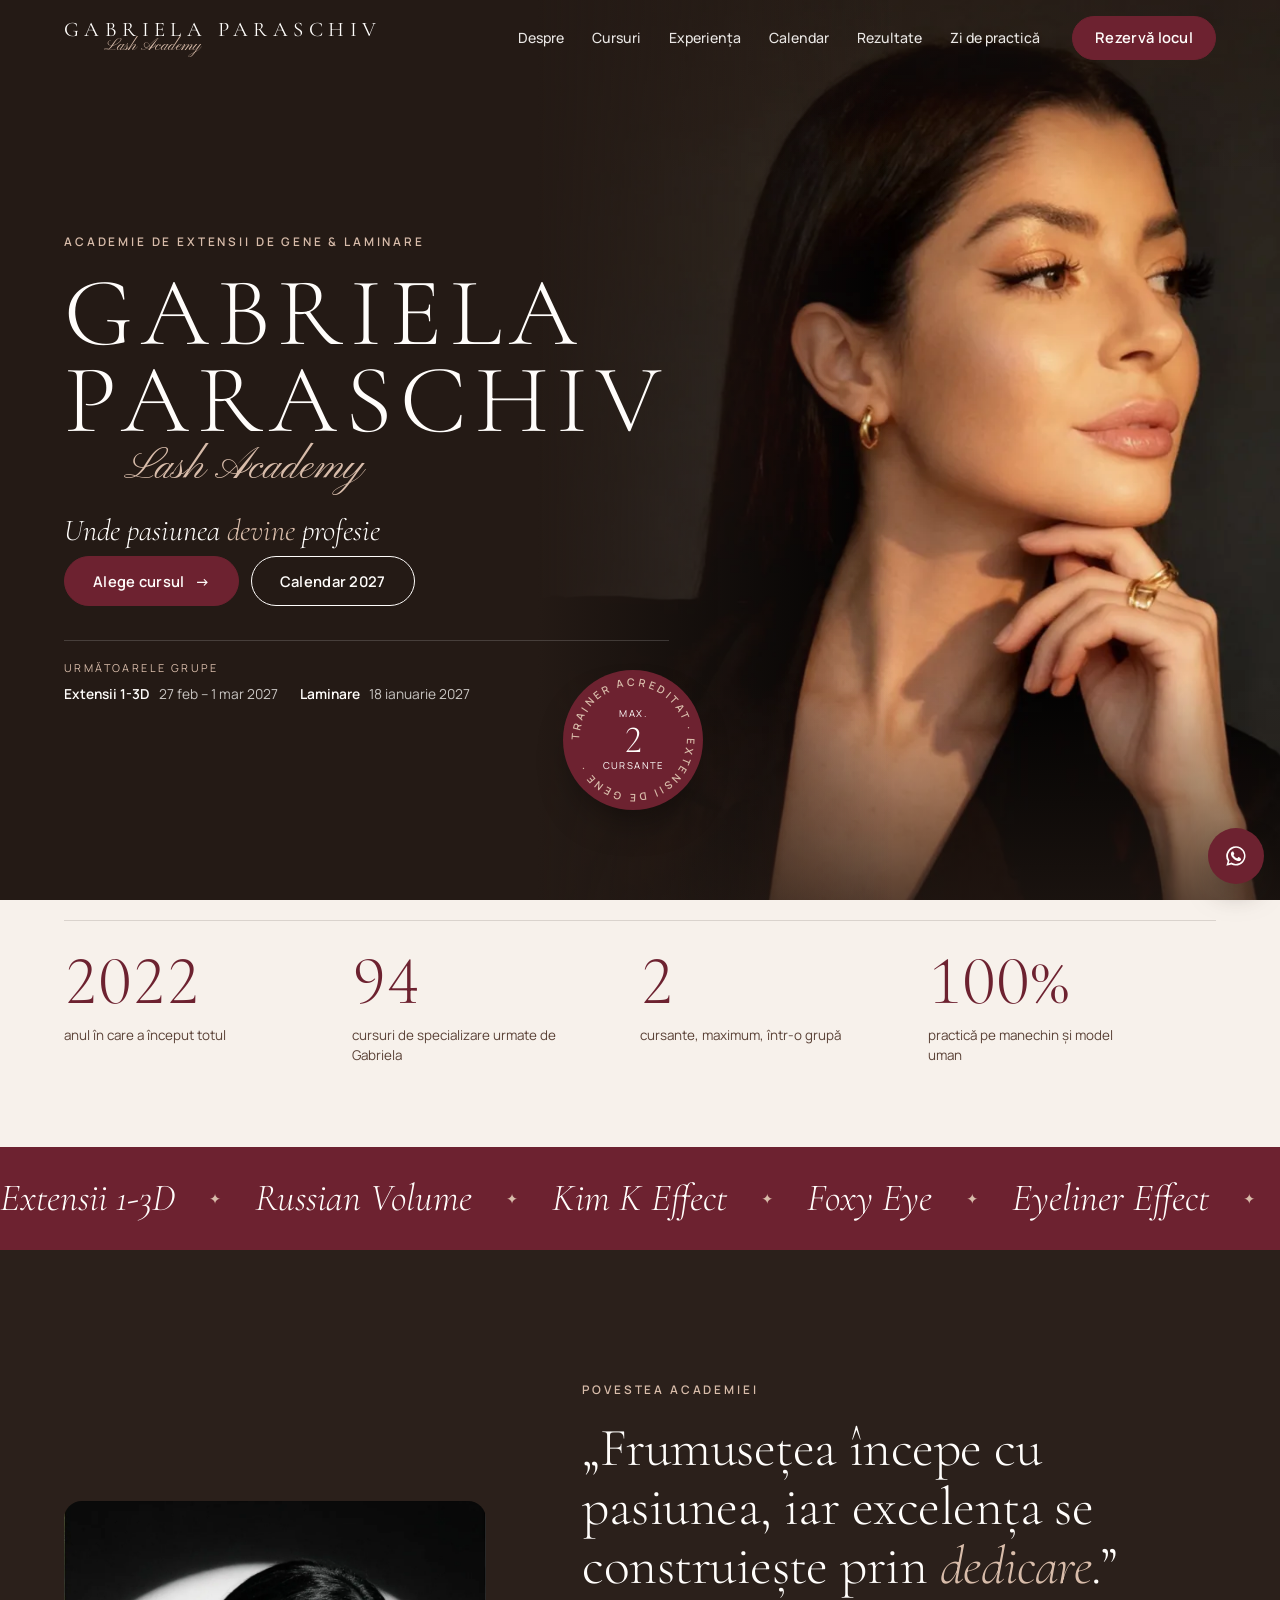
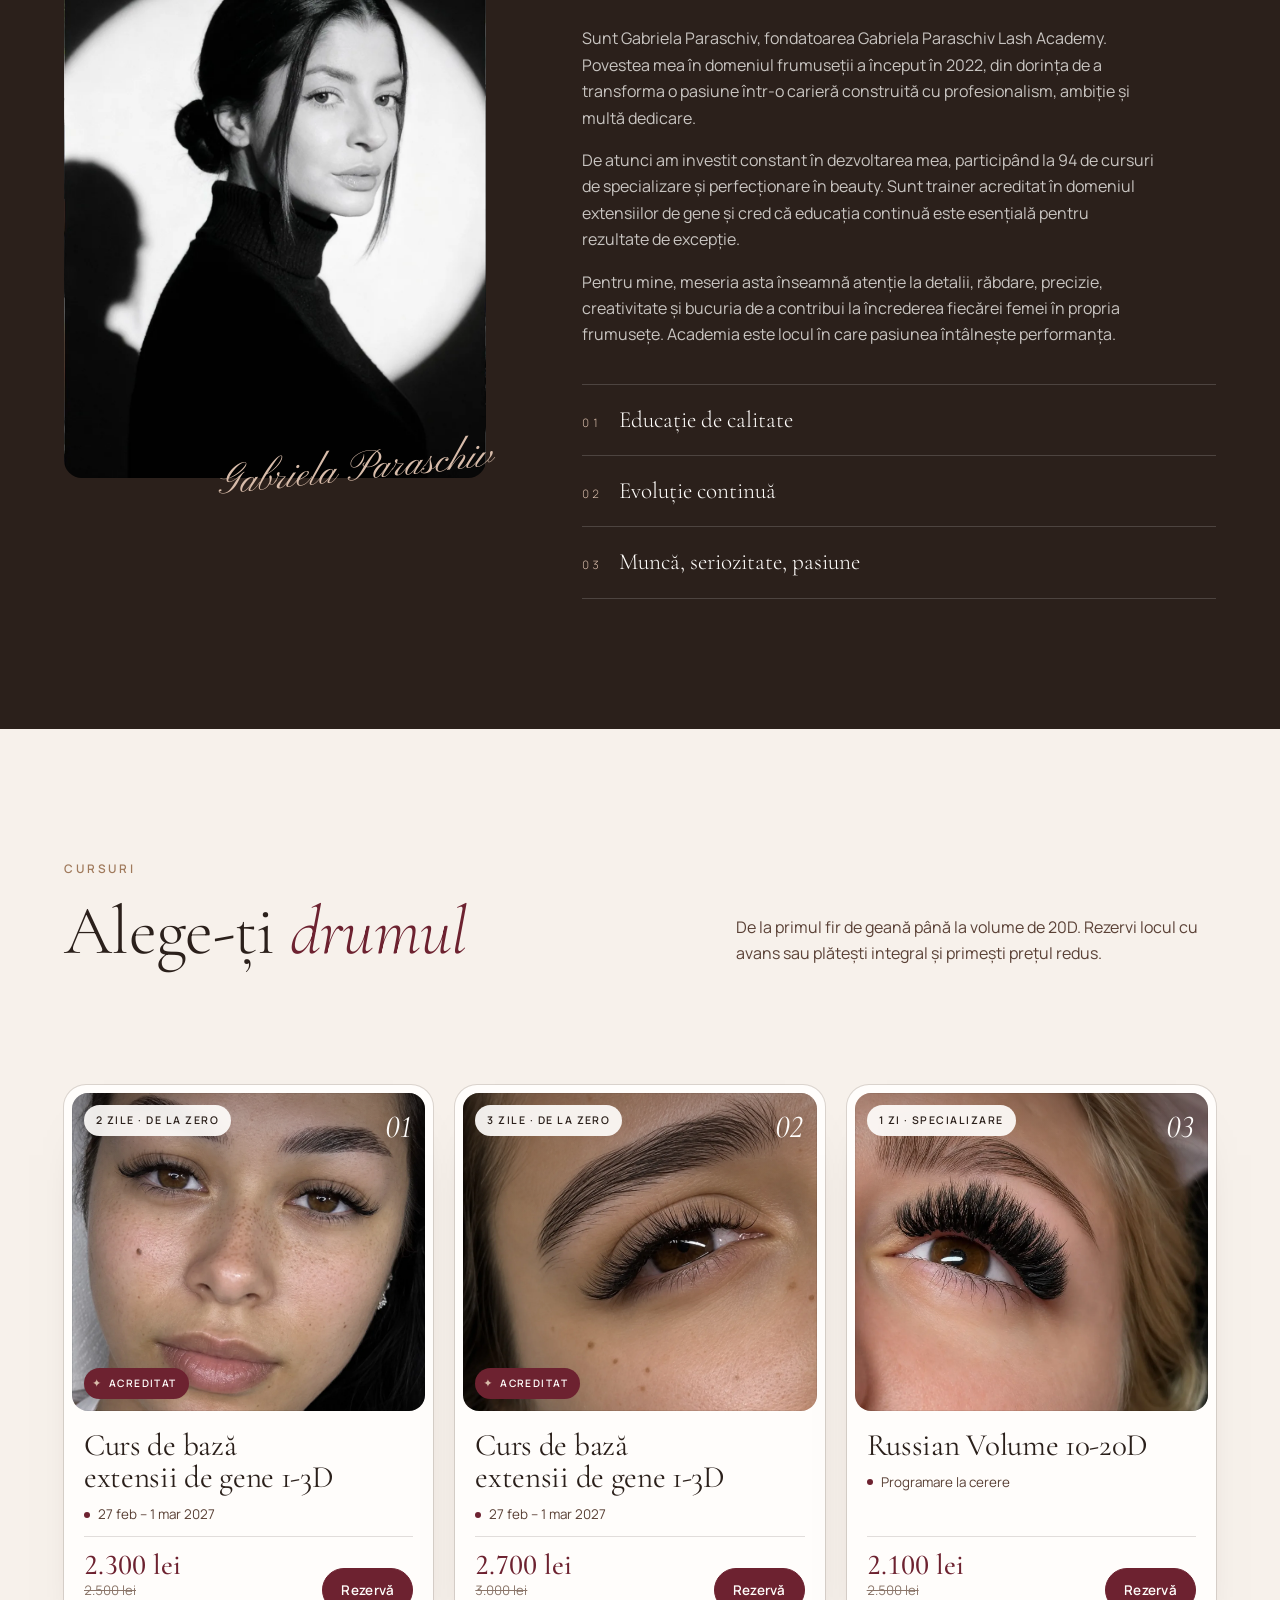
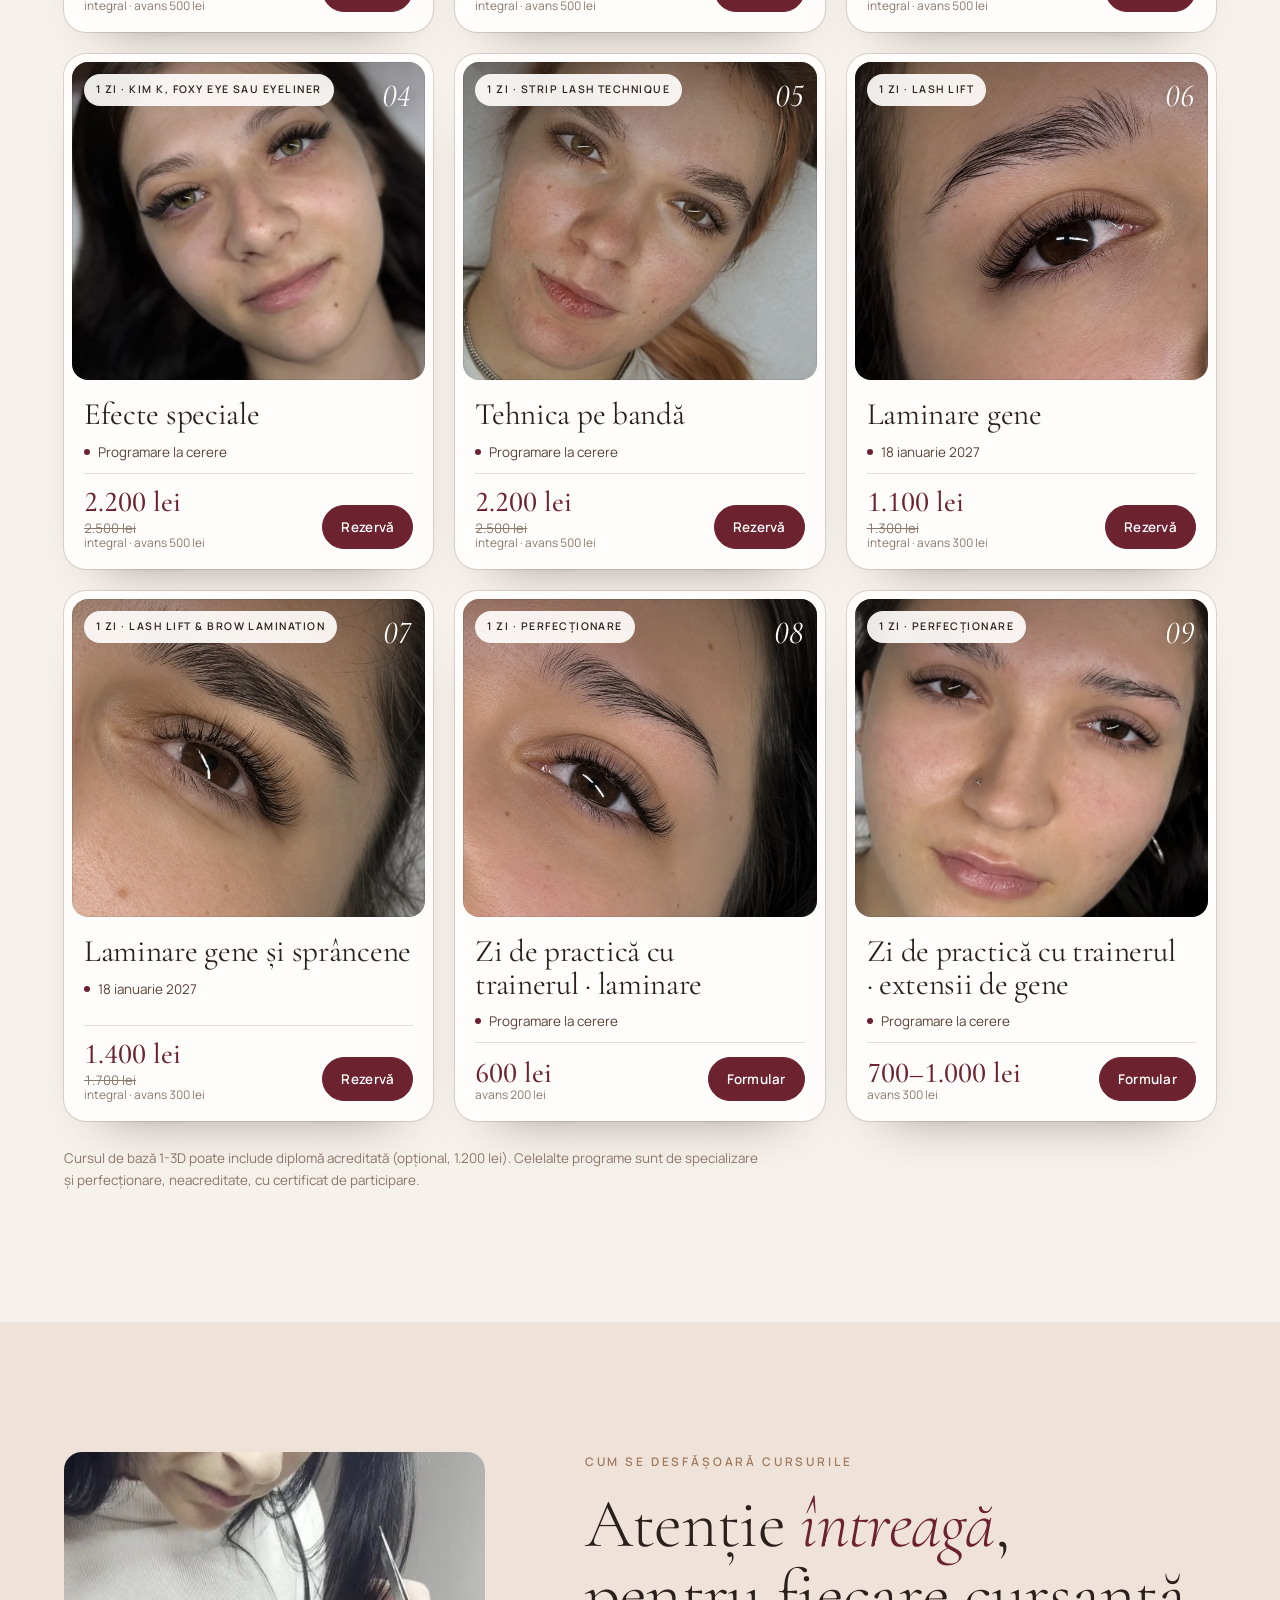
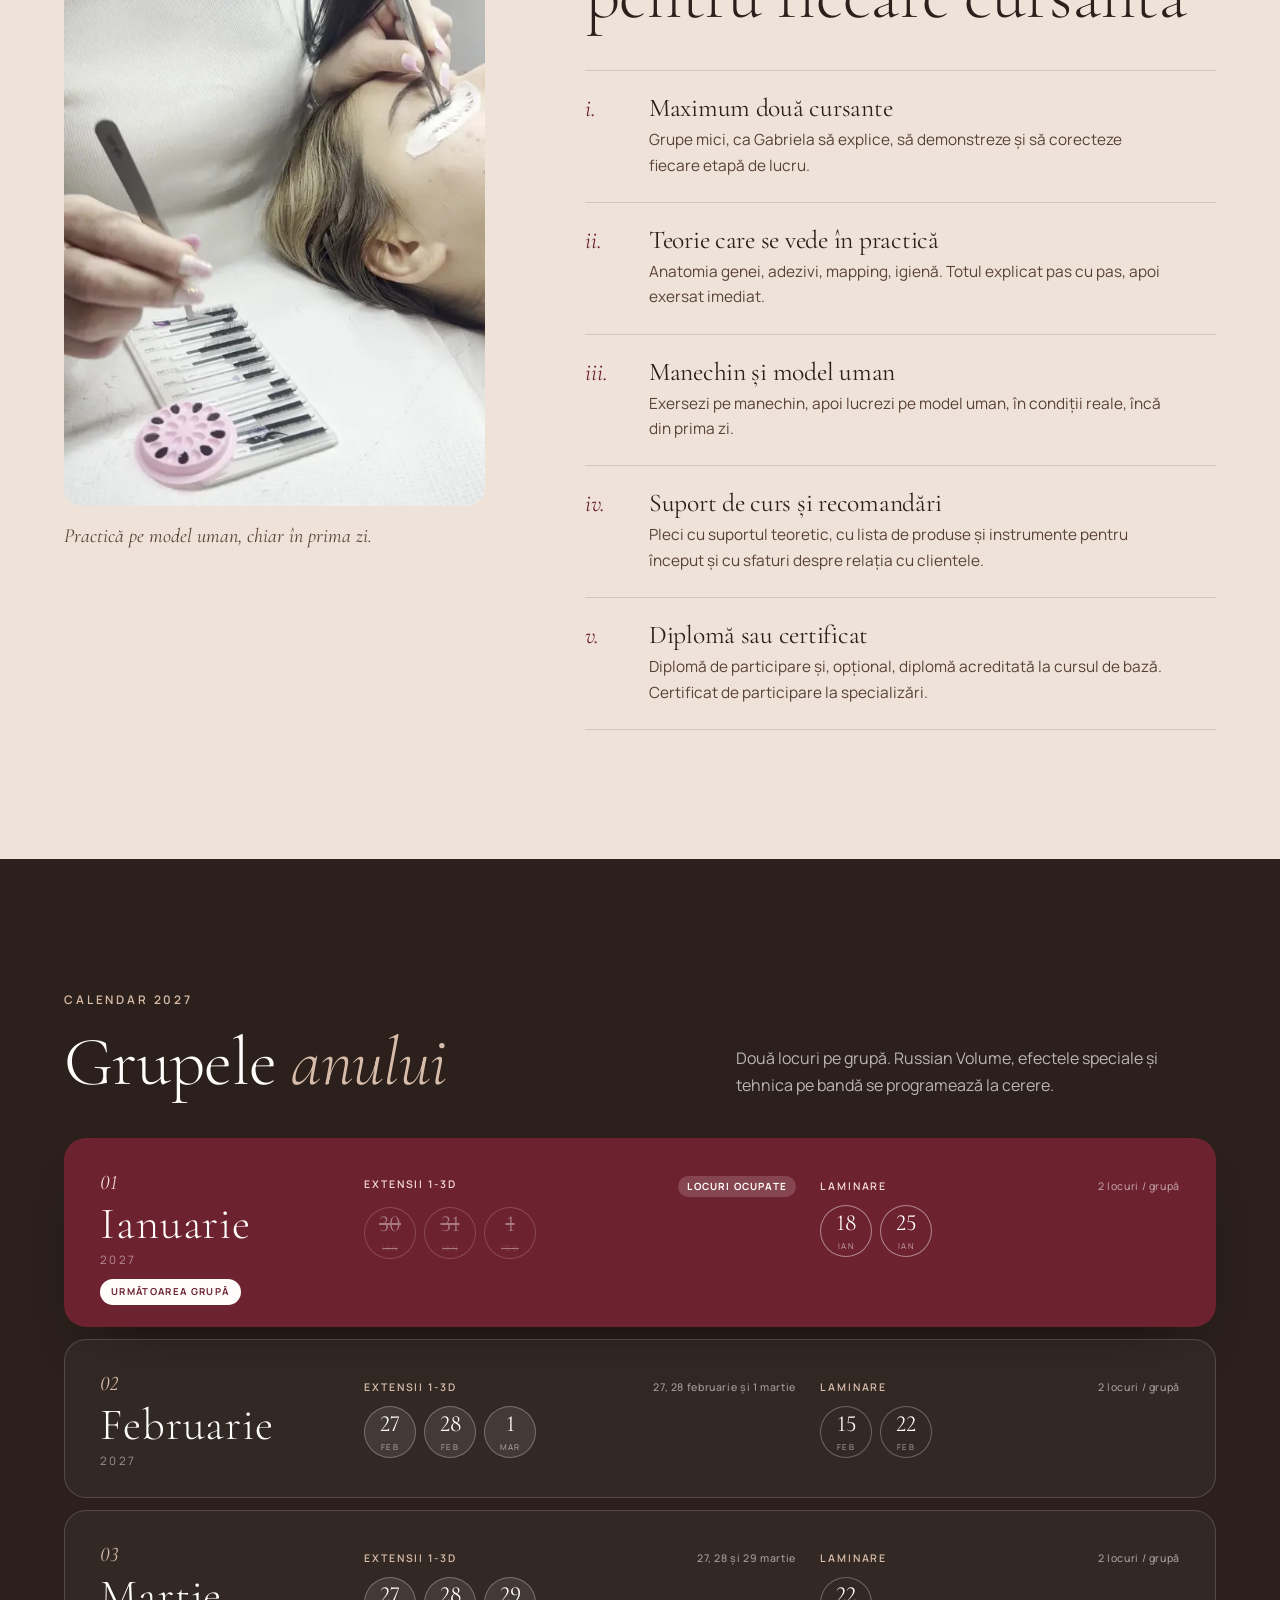
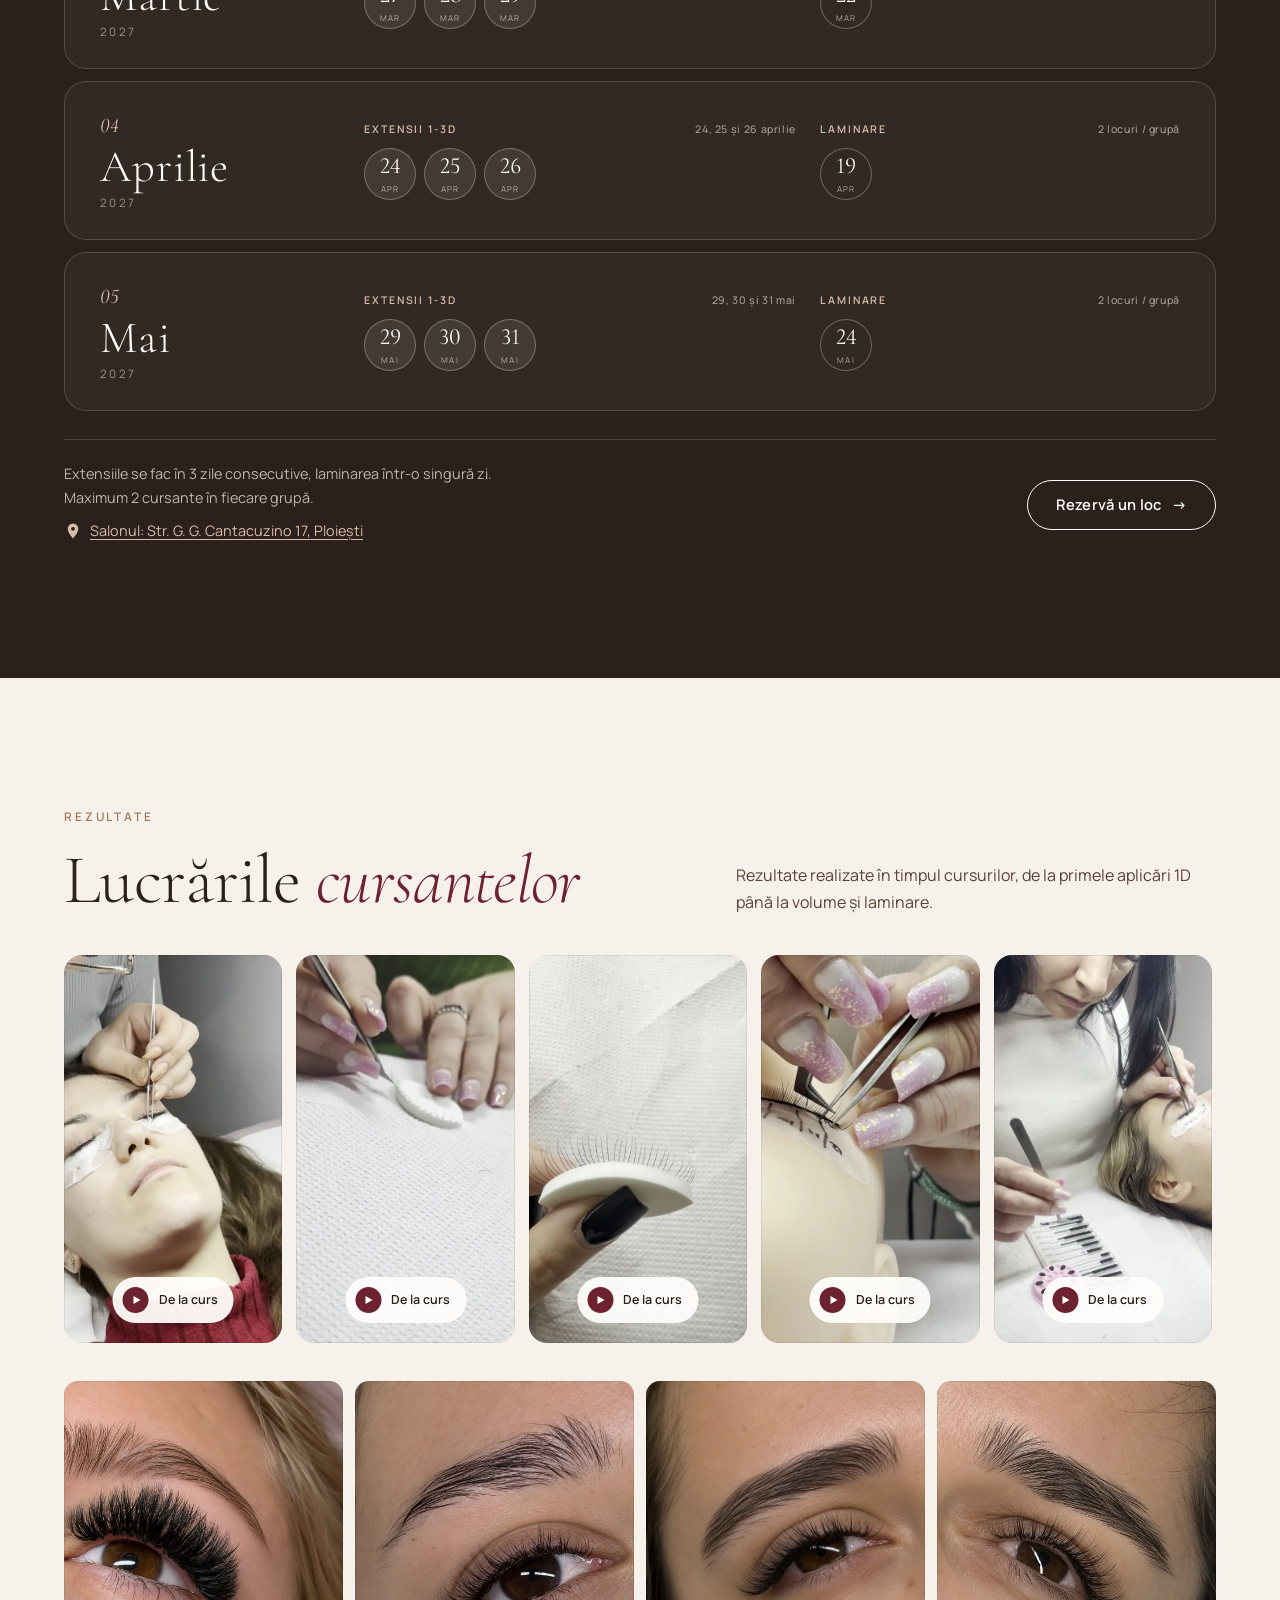
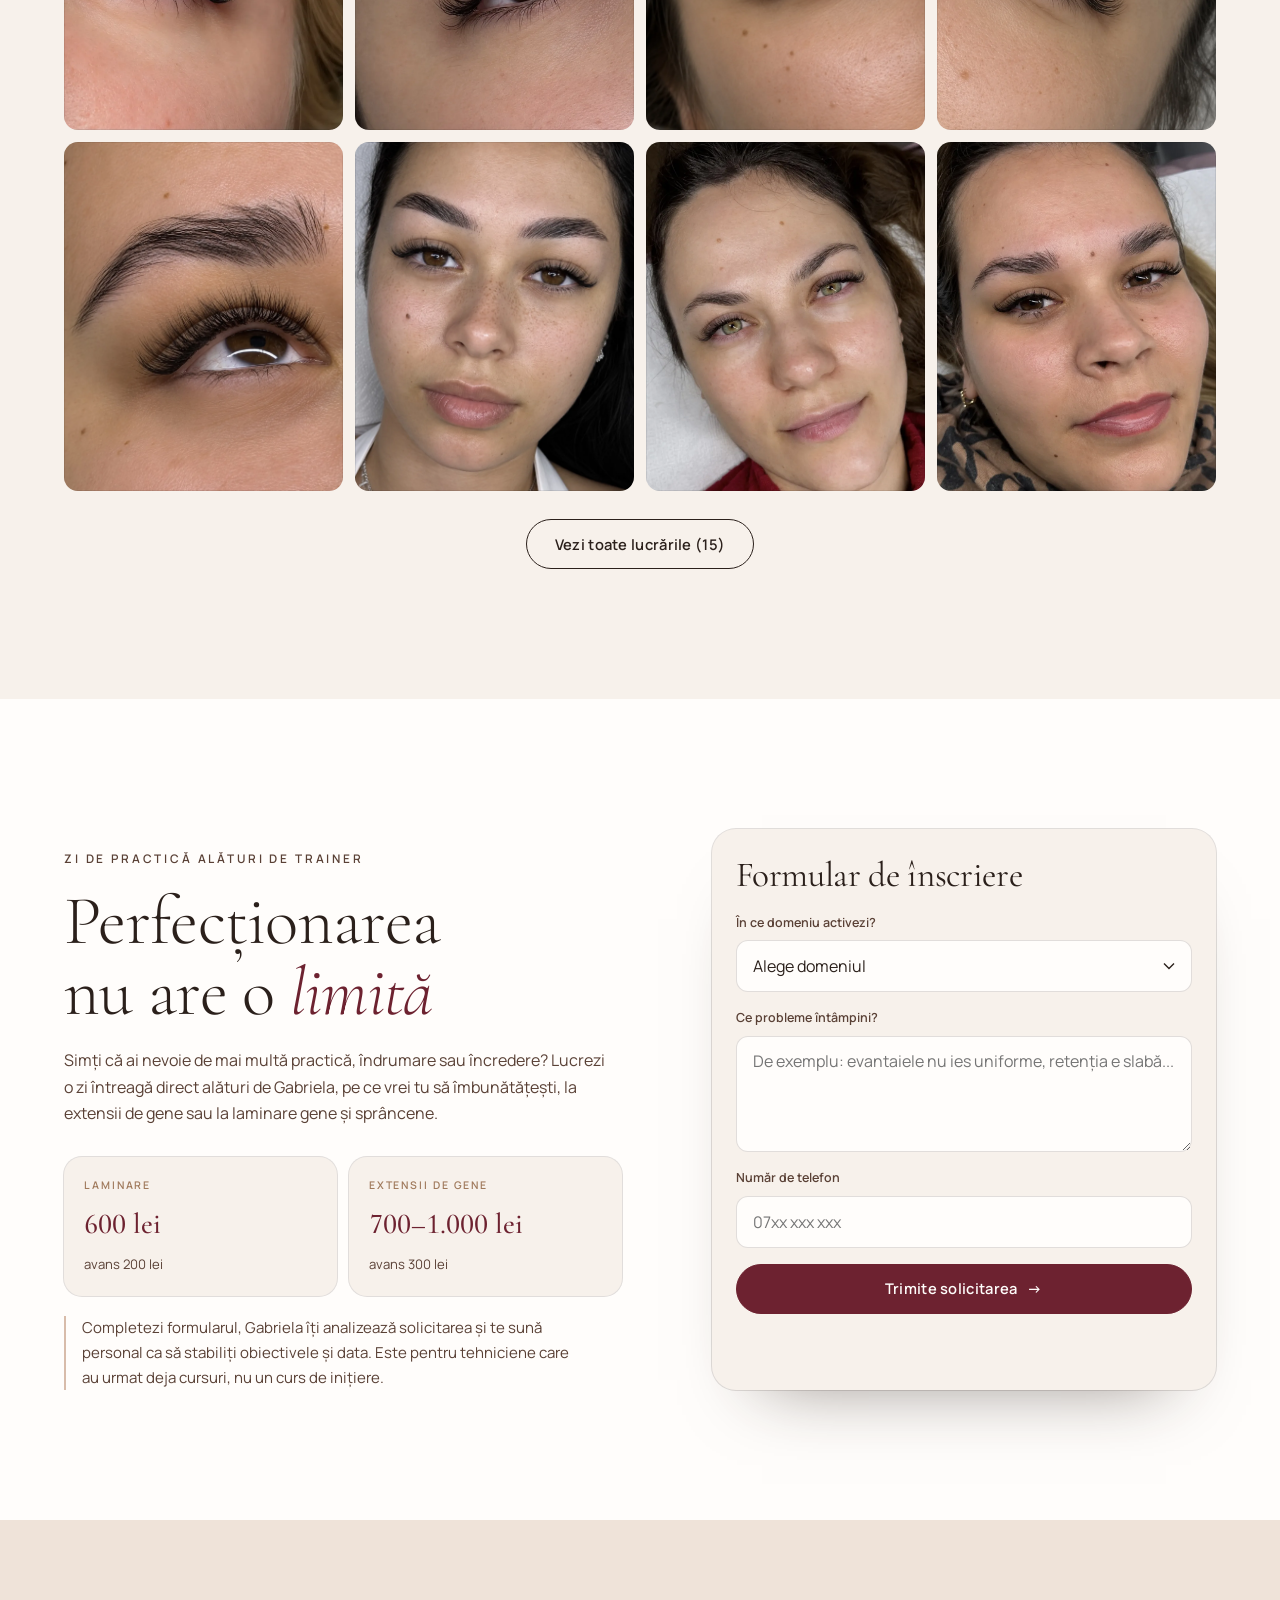
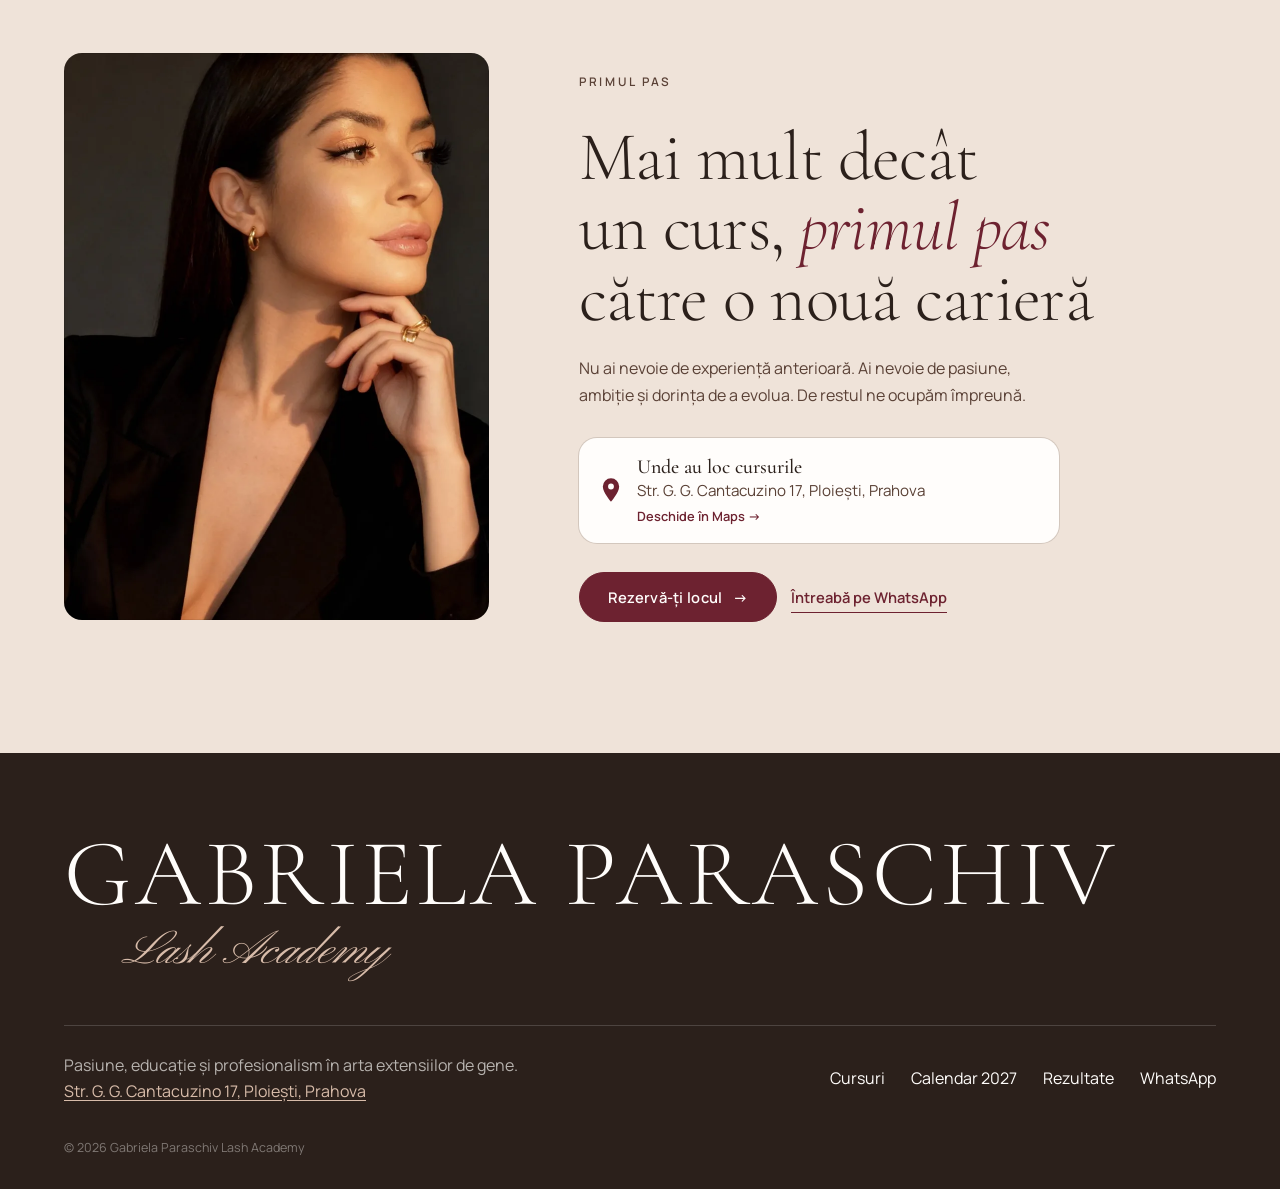
<file: index.html>
<!doctype html>
<html lang="ro">
<head>
<meta charset="utf-8">
<meta name="viewport" content="width=device-width, initial-scale=1">
<title>Gabriela Paraschiv Lash Academy | Cursuri extensii de gene și laminare</title>
<meta name="description" content="Cursuri profesionale de extensii de gene (1-3D, Russian Volume, efecte speciale, tehnica pe bandă) și laminare gene și sprâncene. Grupe de maximum 2 cursante, practică pe model uman, cu Gabriela Paraschiv, trainer acreditat.">
<meta property="og:title" content="Gabriela Paraschiv Lash Academy">
<meta property="og:description" content="Mai mult decât frumusețe: un loc în care pasiunea devine profesie. Grupe de maximum 2 cursante.">
<meta property="og:image" content="assets/img/gabriela-portret.webp">
<meta name="theme-color" content="#241a15">
<link rel="preconnect" href="https://fonts.googleapis.com">
<link rel="preconnect" href="https://fonts.gstatic.com" crossorigin>
<link href="https://fonts.googleapis.com/css2?family=Cormorant+Garamond:ital,wght@0,300;0,400;0,500;1,300;1,400&family=Manrope:wght@400;500;600&family=Pinyon+Script&display=swap" rel="stylesheet">
<link rel="stylesheet" href="assets/style.css?v=18">
<script>document.documentElement.classList.add("js")</script>
</head>
<body>

<header class="nav" id="top">
  <a class="logo" href="#top" aria-label="Gabriela Paraschiv Lash Academy, acasă">
    <span class="logo-word">Gabriela Paraschiv</span>
    <span class="logo-script">Lash Academy</span>
  </a>
  <nav class="menu" id="menu" aria-label="Meniu principal">
    <a href="#despre">Despre</a>
    <a href="#cursuri">Cursuri</a>
    <a href="#experienta">Experiența</a>
    <a href="#calendar">Calendar</a>
    <a href="#rezultate">Rezultate</a>
    <a href="#practica">Zi de practică</a>
  </nav>
  <a class="btn nav-cta" href="#cursuri">Rezervă locul</a>
  <button class="burger" aria-label="Deschide meniul" aria-expanded="false" aria-controls="menu"><span></span><span></span></button>
</header>

<main>

<!-- HERO -->
<section class="hero">
  <div class="hero-media" aria-hidden="true">
    <img src="assets/img/gabriela-negru.webp" alt="" width="848" height="1500" fetchpriority="high">
  </div>
  <div class="hero-copy">
    <p class="eyebrow hero-in">Academie de extensii de gene &amp; laminare</p>
    <h1 class="hero-title hero-in">
      <span>Gabriela</span>
      <span>Paraschiv</span>
      <span class="hero-script">Lash Academy</span>
    </h1>
    <p class="hero-slogan hero-in">Unde pasiunea <em>devine</em> profesie</p>
    <div class="hero-actions hero-in">
      <a class="btn" href="#cursuri">Alege cursul <span class="arr" aria-hidden="true">→</span></a>
      <a class="btn btn-ghost" href="#calendar">Calendar 2027</a>
    </div>
    <div class="next hero-in">
      <span class="next-label">Următoarele grupe</span>
      <span class="next-item"><b>Extensii 1-3D</b> 27 feb – 1 mar 2027</span>
      <span class="next-item"><b>Laminare</b> 18 ianuarie 2027</span>
    </div>
  </div>
  <div class="seal" aria-hidden="true">
    <svg viewBox="0 0 120 120"><defs><path id="c" d="M60,60 m-46,0 a46,46 0 1,1 92,0 a46,46 0 1,1 -92,0"/></defs>
      <text><textPath href="#c">TRAINER ACREDITAT · EXTENSII DE GENE · </textPath></text></svg>
    <span class="seal-core">max.<b>2</b>cursante</span>
  </div>
</section>

<!-- CIFRE -->
<section class="stats" aria-label="Pe scurt">
  <div class="stat reveal"><b>2022</b><span>anul în care a început totul</span></div>
  <div class="stat reveal"><b>94</b><span>cursuri de specializare urmate de Gabriela</span></div>
  <div class="stat reveal"><b>2</b><span>cursante, maximum, într-o grupă</span></div>
  <div class="stat reveal"><b>100%</b><span>practică pe manechin și model uman</span></div>
</section>

<!-- MARQUEE -->
<div class="marquee" aria-hidden="true">
  <div class="marquee-track">
    <span>Extensii 1-3D</span><i>✦</i><span>Russian Volume</span><i>✦</i><span>Kim K Effect</span><i>✦</i><span>Foxy Eye</span><i>✦</i><span>Eyeliner Effect</span><i>✦</i><span>Tehnica pe bandă</span><i>✦</i><span>Lash Lift</span><i>✦</i><span>Brow Lamination</span><i>✦</i>
    <span>Extensii 1-3D</span><i>✦</i><span>Russian Volume</span><i>✦</i><span>Kim K Effect</span><i>✦</i><span>Foxy Eye</span><i>✦</i><span>Eyeliner Effect</span><i>✦</i><span>Tehnica pe bandă</span><i>✦</i><span>Lash Lift</span><i>✦</i><span>Brow Lamination</span><i>✦</i>
  </div>
</div>

<!-- DESPRE -->
<section class="about" id="despre">
  <div class="about-visual reveal">
    <div class="arch arch-bw"><img src="assets/img/gabriela-bw.webp" alt="Gabriela Paraschiv, portret alb-negru" loading="lazy" width="992" height="1500"></div>
    <p class="sign">Gabriela Paraschiv</p>
  </div>
  <div class="about-copy">
    <p class="kicker kicker-light reveal"><span class="dot"></span>Povestea academiei</p>
    <h2 class="reveal">„Frumusețea începe cu pasiunea, iar excelența se construiește prin <em>dedicare</em>.”</h2>
    <div class="about-text reveal">
      <p>Sunt Gabriela Paraschiv, fondatoarea Gabriela Paraschiv Lash Academy. Povestea mea în domeniul frumuseții a început în 2022, din dorința de a transforma o pasiune într-o carieră construită cu profesionalism, ambiție și multă dedicare.</p>
      <p>De atunci am investit constant în dezvoltarea mea, participând la 94 de cursuri de specializare și perfecționare în beauty. Sunt trainer acreditat în domeniul extensiilor de gene și cred că educația continuă este esențială pentru rezultate de excepție.</p>
      <p>Pentru mine, meseria asta înseamnă atenție la detalii, răbdare, precizie, creativitate și bucuria de a contribui la încrederea fiecărei femei în propria frumusețe. Academia este locul în care pasiunea întâlnește performanța.</p>
    </div>
    <ul class="values reveal">
      <li><span>01</span>Educație de calitate</li>
      <li><span>02</span>Evoluție continuă</li>
      <li><span>03</span>Muncă, seriozitate, pasiune</li>
    </ul>
  </div>
</section>

<!-- CURSURI -->
<section class="courses" id="cursuri">
  <div class="sec-head">
    <div>
      <p class="kicker reveal"><span class="dot"></span>Cursuri</p>
      <h2 class="reveal">Alege-ți <em>drumul</em></h2>
    </div>
    <p class="sec-sub reveal">De la primul fir de geană până la volume de 20D. Rezervi locul cu avans sau plătești integral și primești prețul redus.</p>
  </div>
  <div class="filters reveal" role="tablist" aria-label="Filtrează cursurile">
    <button class="chip is-on" data-filter="all" role="tab" aria-selected="true">Toate <sup>9</sup></button>
    <button class="chip" data-filter="baza" role="tab" aria-selected="false">De la zero</button>
    <button class="chip" data-filter="spec" role="tab" aria-selected="false">Specializări</button>
    <button class="chip" data-filter="lam" role="tab" aria-selected="false">Laminare</button>
    <button class="chip" data-filter="practica" role="tab" aria-selected="false">Zi de practică</button>
  </div>
  <ol class="course-rail" id="courseList"></ol>
  <div class="rail-meta" aria-hidden="true">
    <span class="rail-count" id="railCount">01 <i>/ 09</i></span>
    <span class="rail-bar"><span id="railBar"></span></span>
    <span class="rail-hint">Glisează →</span>
  </div>
  <p class="fine">Cursul de bază 1-3D poate include diplomă acreditată (opțional, 1.200 lei). Celelalte programe sunt de specializare și perfecționare, neacreditate, cu certificat de participare.</p>
</section>

<!-- EXPERIENȚA -->
<section class="exp" id="experienta">
  <div class="exp-media reveal">
    <div class="arch arch-video">
      <video src="assets/video/v-5691.mp4" poster="assets/video/p-5691.webp" muted loop playsinline autoplay preload="none" aria-label="Gabriela lucrând alături de o cursantă"></video>
    </div>
    <p class="caption">Practică pe model uman, chiar în prima zi.</p>
  </div>
  <div class="exp-copy">
    <p class="kicker reveal"><span class="dot"></span>Cum se desfășoară cursurile</p>
    <h2 class="reveal">Atenție <em>întreagă</em>, pentru fiecare cursantă</h2>
    <ol class="steps">
      <li class="reveal"><span class="n">i.</span><div><h3>Maximum două cursante</h3><p>Grupe mici, ca Gabriela să explice, să demonstreze și să corecteze fiecare etapă de lucru.</p></div></li>
      <li class="reveal"><span class="n">ii.</span><div><h3>Teorie care se vede în practică</h3><p>Anatomia genei, adezivi, mapping, igienă. Totul explicat pas cu pas, apoi exersat imediat.</p></div></li>
      <li class="reveal"><span class="n">iii.</span><div><h3>Manechin și model uman</h3><p>Exersezi pe manechin, apoi lucrezi pe model uman, în condiții reale, încă din prima zi.</p></div></li>
      <li class="reveal"><span class="n">iv.</span><div><h3>Suport de curs și recomandări</h3><p>Pleci cu suportul teoretic, cu lista de produse și instrumente pentru început și cu sfaturi despre relația cu clientele.</p></div></li>
      <li class="reveal"><span class="n">v.</span><div><h3>Diplomă sau certificat</h3><p>Diplomă de participare și, opțional, diplomă acreditată la cursul de bază. Certificat de participare la specializări.</p></div></li>
    </ol>
  </div>
</section>

<!-- CALENDAR -->
<section class="cal" id="calendar">
  <div class="sec-head">
    <div>
      <p class="kicker reveal"><span class="dot"></span>Calendar 2027</p>
      <h2 class="reveal">Grupele <em>anului</em></h2>
    </div>
    <p class="sec-sub reveal">Două locuri pe grupă. Russian Volume, efectele speciale și tehnica pe bandă se programează la cerere.</p>
  </div>
  <ol class="agenda" id="calGrid"></ol>
  <div class="cal-foot reveal">
    <p>Extensiile se fac în 3 zile consecutive, laminarea într-o singură zi. Maximum 2 cursante în fiecare grupă.<br><a class="addr" href="https://www.google.com/maps/search/?api=1&amp;query=Strada%20Gheorghe%20Grigore%20Cantacuzino%2017%2C%20Ploie%C8%99ti" target="_blank" rel="noopener"><svg viewBox="0 0 24 24" width="18" height="18" aria-hidden="true"><path fill="currentColor" d="M12 2a7 7 0 0 0-7 7c0 5.2 7 13 7 13s7-7.8 7-13a7 7 0 0 0-7-7Zm0 9.5A2.5 2.5 0 1 1 12 6.5a2.5 2.5 0 0 1 0 5Z"/></svg>Salonul: Str. G. G. Cantacuzino 17, Ploiești</a></p>
    <a class="btn btn-ghost" href="#cursuri">Rezervă un loc <span class="arr" aria-hidden="true">→</span></a>
  </div>
</section>

<!-- REZULTATE -->
<section class="results" id="rezultate">
  <div class="sec-head">
    <div>
      <p class="kicker reveal"><span class="dot"></span>Rezultate</p>
      <h2 class="reveal">Lucrările <em>cursantelor</em></h2>
    </div>
    <p class="sec-sub reveal">Rezultate realizate în timpul cursurilor, de la primele aplicări 1D până la volume și laminare.</p>
  </div>
  <div class="reel" id="reel"></div>
  <div class="mosaic" id="mosaic"></div>
</section>

<!-- ZI DE PRACTICĂ -->
<section class="practice" id="practica">
  <div class="practice-copy">
    <p class="kicker reveal"><span class="dot"></span>Zi de practică alături de trainer</p>
    <h2 class="reveal">Perfecționarea nu are o <em>limită</em></h2>
    <p class="reveal">Simți că ai nevoie de mai multă practică, îndrumare sau încredere? Lucrezi o zi întreagă direct alături de Gabriela, pe ce vrei tu să îmbunătățești, la extensii de gene sau la laminare gene și sprâncene.</p>
    <div class="practice-prices reveal">
      <div><small>Laminare</small><b>600 lei</b><span>avans 200 lei</span></div>
      <div><small>Extensii de gene</small><b>700–1.000 lei</b><span>avans 300 lei</span></div>
    </div>
    <p class="practice-how reveal">Completezi formularul, Gabriela îți analizează solicitarea și te sună personal ca să stabiliți obiectivele și data. Este pentru tehniciene care au urmat deja cursuri, nu un curs de inițiere.</p>
  </div>
  <form class="pform reveal" id="practiceForm" novalidate>
    <h3>Formular de înscriere</h3>
    <label><span>În ce domeniu activezi?</span>
      <select name="domeniu" required>
        <option value="">Alege domeniul</option>
        <option>Extensii de gene</option>
        <option>Laminare gene și sprâncene</option>
        <option>Ambele</option>
      </select>
    </label>
    <label><span>Ce probleme întâmpini?</span>
      <textarea name="probleme" rows="4" placeholder="De exemplu: evantaiele nu ies uniforme, retenția e slabă..." required></textarea>
    </label>
    <label><span>Număr de telefon</span>
      <input name="telefon" type="tel" inputmode="tel" autocomplete="tel" placeholder="07xx xxx xxx" required>
    </label>
    <button class="btn btn-dark btn-block" type="submit">Trimite solicitarea <span class="arr" aria-hidden="true">→</span></button>
    <p class="form-msg" id="practiceMsg" role="status"></p>
  </form>
</section>

<!-- FINAL -->
<section class="final">
  <div class="arch arch-final reveal"><img src="assets/img/gabriela-negru.webp" alt="Gabriela Paraschiv" loading="lazy" width="848" height="1500"></div>
  <div class="final-copy">
    <p class="kicker reveal"><span class="dot"></span>Primul pas</p>
    <h2 class="reveal">Mai mult decât un curs, <em>primul pas</em> către o nouă carieră</h2>
    <p class="reveal">Nu ai nevoie de experiență anterioară. Ai nevoie de pasiune, ambiție și dorința de a evolua. De restul ne ocupăm împreună.</p>
    <a class="addr addr--card reveal" href="https://www.google.com/maps/search/?api=1&amp;query=Strada%20Gheorghe%20Grigore%20Cantacuzino%2017%2C%20Ploie%C8%99ti" target="_blank" rel="noopener"><svg viewBox="0 0 24 24" width="18" height="18" aria-hidden="true"><path fill="currentColor" d="M12 2a7 7 0 0 0-7 7c0 5.2 7 13 7 13s7-7.8 7-13a7 7 0 0 0-7-7Zm0 9.5A2.5 2.5 0 1 1 12 6.5a2.5 2.5 0 0 1 0 5Z"/></svg><span><b>Unde au loc cursurile</b>Str. G. G. Cantacuzino 17, Ploiești, Prahova</span><i>Deschide în Maps →</i></a>
    <div class="hero-actions reveal">
      <a class="btn btn-dark" href="#cursuri">Rezervă-ți locul <span class="arr" aria-hidden="true">→</span></a>
      <a class="link-u" id="waLink2" href="#" target="_blank" rel="noopener">Întreabă pe WhatsApp</a>
    </div>
  </div>
</section>
</main>

<footer class="footer">
  <p class="foot-big">Gabriela Paraschiv <em>Lash Academy</em></p>
  <p class="foot-script">frumusețea începe cu pasiunea</p>
  <div class="foot-row">
    <p>Pasiune, educație și profesionalism în arta extensiilor de gene.<br><a class="foot-addr" href="https://www.google.com/maps/search/?api=1&amp;query=Strada%20Gheorghe%20Grigore%20Cantacuzino%2017%2C%20Ploie%C8%99ti" target="_blank" rel="noopener">Str. G. G. Cantacuzino 17, Ploiești, Prahova</a></p>
    <nav class="foot-links" aria-label="Linkuri subsol">
      <a href="#cursuri">Cursuri</a><a href="#calendar">Calendar 2027</a><a href="#rezultate">Rezultate</a><a id="waLink" href="#" target="_blank" rel="noopener">WhatsApp</a>
    </nav>
  </div>
  <p class="copy">© 2026 Gabriela Paraschiv Lash Academy</p>
</footer>

<a class="wa-float" id="waFloat" href="#" target="_blank" rel="noopener" aria-label="Scrie pe WhatsApp">
  <svg viewBox="0 0 24 24" width="24" height="24" aria-hidden="true"><path fill="currentColor" d="M12 2.2A9.7 9.7 0 0 0 3.7 17l-1.3 4.8 4.9-1.3A9.7 9.7 0 1 0 12 2.2Zm0 17.7a8 8 0 0 1-4.1-1.1l-.3-.2-2.9.8.8-2.8-.2-.3A8 8 0 1 1 12 19.9Z"/><path fill="currentColor" d="M16.4 13.9c-.2-.1-1.4-.7-1.7-.8-.2-.1-.4-.1-.5.1l-.8 1c-.1.2-.3.2-.5.1a6.5 6.5 0 0 1-3.3-2.9c-.2-.4.3-.4.7-1.3.1-.2 0-.3 0-.4l-.8-1.8c-.2-.5-.4-.4-.5-.4h-.5a.9.9 0 0 0-.7.3 2.9 2.9 0 0 0-.9 2.2c0 1.3.9 2.5 1 2.7.1.2 1.8 2.7 4.4 3.8 1.6.7 2.2.7 3 .6.5-.1 1.4-.6 1.6-1.1.2-.6.2-1 .1-1.1l-.5-.3Z"/></svg>
</a>

<!-- Detalii curs (sheet) -->
<dialog id="courseDialog" class="sheet" aria-labelledby="cdTitle">
  <button class="x" data-close aria-label="Închide">
    <svg viewBox="0 0 24 24" width="18" height="18" aria-hidden="true"><path d="M6 6l12 12M18 6 6 18" stroke="currentColor" stroke-width="1.5" fill="none"/></svg>
  </button>
  <div id="courseBody"></div>
</dialog>

<!-- Rezervare -->
<dialog id="bookDialog" class="sheet sheet-narrow" aria-labelledby="bookTitle">
  <button class="x" data-close aria-label="Închide">
    <svg viewBox="0 0 24 24" width="18" height="18" aria-hidden="true"><path d="M6 6l12 12M18 6 6 18" stroke="currentColor" stroke-width="1.5" fill="none"/></svg>
  </button>
  <form id="bookForm" class="bform" novalidate>
    <p class="kicker"><span class="dot"></span>Rezervare</p>
    <h3 id="bookTitle">Rezervă-ți <em>locul</em></h3>
    <label><span>Curs</span><select name="curs" id="bookCourse" required></select></label>
    <label id="choiceWrap" hidden><span>Efectul ales</span><select name="efect" id="bookChoice"></select></label>
    <label id="dateWrap"><span>Data</span><select name="data" id="bookDate"></select></label>
    <fieldset id="addonWrap" hidden><legend>Adaugă, dacă vrei</legend><div id="addonList" class="opts"></div></fieldset>
    <fieldset><legend>Cum plătești</legend>
      <div class="opts">
        <label class="opt"><input type="radio" name="plata" value="avans" checked><span><b>Avans</b> pentru rezervarea locului</span><em id="payAdvance"></em></label>
        <label class="opt" id="fullRadio"><input type="radio" name="plata" value="integral"><span><b>Integral</b>, la preț redus</span><em id="payFull"></em></label>
      </div>
    </fieldset>
    <div class="row2">
      <label><span>Nume și prenume</span><input name="nume" autocomplete="name" required></label>
      <label><span>Telefon</span><input name="telefon" type="tel" inputmode="tel" autocomplete="tel" required></label>
    </div>
    <label><span>Email</span><input name="email" type="email" autocomplete="email" required></label>
    <div class="total"><span>De plată acum</span><strong id="sumNow">0 lei</strong></div>
    <p class="total-note" id="sumNote"></p>
    <label class="opt opt-plain"><input type="checkbox" name="acord" required><span>Am citit detaliile cursului și sunt de acord cu prelucrarea datelor mele pentru rezervare.</span></label>
    <button class="btn btn-dark btn-block" type="submit" id="bookSubmit">Continuă către plată <span class="arr" aria-hidden="true">→</span></button>
    <p class="form-msg" id="bookMsg" role="status"></p>
  </form>
</dialog>

<dialog id="lightbox" class="lightbox" aria-label="Poză mărită">
  <button class="x" data-close aria-label="Închide"><svg viewBox="0 0 24 24" width="18" height="18" aria-hidden="true"><path d="M6 6l12 12M18 6 6 18" stroke="currentColor" stroke-width="1.5" fill="none"/></svg></button>
  <img alt="">
</dialog>

<script>requestAnimationFrame(()=>requestAnimationFrame(()=>document.body.classList.add("is-ready")))</script>
<script src="assets/data.js?v=9"></script>
<script src="assets/app.js?v=11"></script>
</body>
</html>
</file>
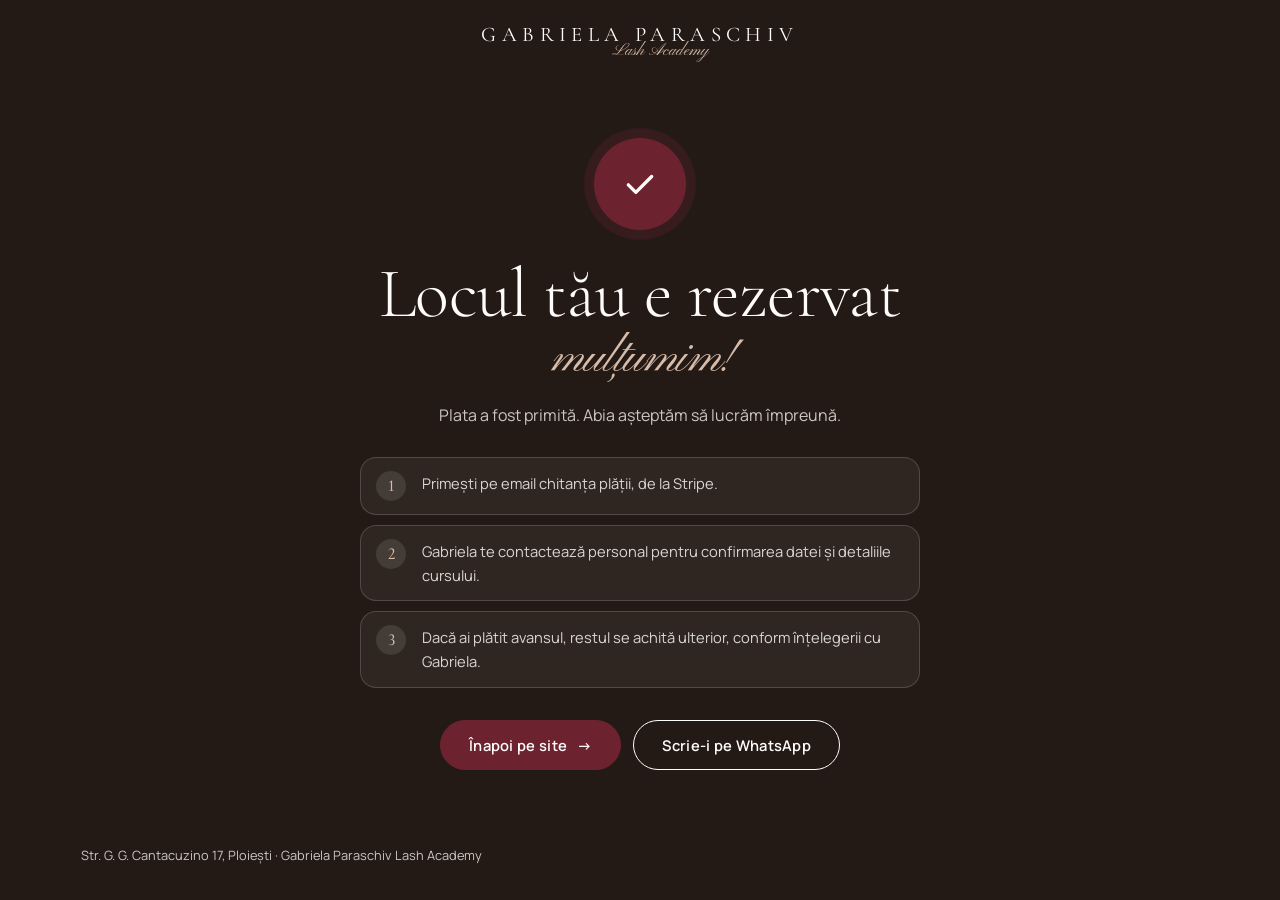
<file: multumim.html>
<!doctype html>
<html lang="ro">
<head>
<meta charset="utf-8">
<meta name="viewport" content="width=device-width, initial-scale=1">
<title>Mulțumim · Gabriela Paraschiv Lash Academy</title>
<meta name="robots" content="noindex">
<meta name="theme-color" content="#241a15">
<link rel="preconnect" href="https://fonts.googleapis.com">
<link rel="preconnect" href="https://fonts.gstatic.com" crossorigin>
<link href="https://fonts.googleapis.com/css2?family=Cormorant+Garamond:ital,wght@0,300;0,400;0,500;1,300;1,400&family=Manrope:wght@400;500;600&family=Pinyon+Script&display=swap" rel="stylesheet">
<link rel="stylesheet" href="assets/style.css?v=18">
<style>
  body{background:var(--night);color:var(--white)}
  .ty{min-height:100svh;display:grid;grid-template-rows:auto 1fr auto;padding:22px var(--pad) 34px}
  .ty-top{display:flex;justify-content:center}
  .ty-top .logo{margin:0;align-items:center;color:var(--white)}
  .ty-main{display:grid;align-content:center;justify-items:center;text-align:center;gap:18px;max-width:560px;margin:0 auto;padding:40px 0}
  .ty-ring{width:92px;height:92px;border-radius:50%;display:grid;place-items:center;background:var(--bordo);box-shadow:0 0 0 10px rgba(109,34,48,.25)}
  .ty-ring svg{width:40px;height:40px;color:var(--white)}
  .ty h1{font-size:clamp(2.6rem,10vw,4.4rem);font-weight:300;margin-top:10px}
  .ty h1 em{font-family:var(--script);font-style:normal;color:var(--nude);font-size:.7em;display:block;margin-top:4px}
  .ty p{color:rgba(255,253,251,.76);max-width:34em}
  .ty-steps{list-style:none;display:grid;gap:10px;width:100%;margin:10px 0 6px;text-align:left}
  .ty-steps li{display:grid;grid-template-columns:34px 1fr;gap:12px;align-items:start;padding:14px 16px;border-radius:16px;background:rgba(255,253,251,.05);box-shadow:inset 0 0 0 1px var(--line-l);font-size:.92rem;color:rgba(255,253,251,.82)}
  .ty-steps b{display:grid;place-items:center;width:30px;height:30px;border-radius:50%;background:rgba(255,253,251,.1);font-family:var(--serif);font-weight:500;font-size:1.05rem;color:var(--nude);font-variant-numeric:lining-nums}
  .ty-actions{display:flex;flex-wrap:wrap;justify-content:center;gap:12px;margin-top:8px}
  .ty .btn-ghost{color:var(--white)}
  .ty .btn-ghost:hover{background:var(--white);border-color:var(--white);color:var(--ink)}
  .ty-foot{text-align:center;font-size:.8rem;color:rgba(255,253,251,.45)}
</style>
</head>
<body>
<div class="ty">
  <header class="ty-top">
    <a class="logo" href="./" aria-label="Gabriela Paraschiv Lash Academy, acasă">
      <span class="logo-word">Gabriela Paraschiv</span>
      <span class="logo-script">Lash Academy</span>
    </a>
  </header>
  <main class="ty-main">
    <span class="ty-ring" aria-hidden="true"><svg viewBox="0 0 24 24"><path d="M5 12.5l4.5 4.5L19 7.5" fill="none" stroke="currentColor" stroke-width="2" stroke-linecap="round" stroke-linejoin="round"/></svg></span>
    <h1>Locul tău e rezervat<em>mulțumim!</em></h1>
    <p>Plata a fost primită. Abia așteptăm să lucrăm împreună.</p>
    <ol class="ty-steps">
      <li><b>1</b><span>Primești pe email chitanța plății, de la Stripe.</span></li>
      <li><b>2</b><span>Gabriela te contactează personal pentru confirmarea datei și detaliile cursului.</span></li>
      <li><b>3</b><span>Dacă ai plătit avansul, restul se achită ulterior, conform înțelegerii cu Gabriela.</span></li>
    </ol>
    <div class="ty-actions">
      <a class="btn" href="./">Înapoi pe site <span class="arr" aria-hidden="true">→</span></a>
      <a class="btn btn-ghost" href="https://wa.me/40729956692?text=Bun%C4%83%2C%20Gabriela!%20Tocmai%20am%20rezervat%20un%20loc%20la%20curs." target="_blank" rel="noopener">Scrie-i pe WhatsApp</a>
    </div>
  </main>
  <p class="ty-foot">Str. G. G. Cantacuzino 17, Ploiești · Gabriela Paraschiv Lash Academy</p>
</div>
</body>
</html>
</file>
<file: assets/style.css>
/* Gabriela Paraschiv Lash Academy: limbajul vizual Epiphany
   Cormorant Garamond (titluri) + Manrope (text) + Pinyon Script (semnătură).
   Crem, nisip, nude, caramel, cacao, bordo. */
:root{
  --cream:#f7f1eb; --sand:#efe3d9; --white:#fffdfb;
  --nude:#d8bcaa; --caramel:#a07a5c; --cocoa:#5a4136; --ink:#2b201b; --night:#241a15;
  --bordo:#6d2230; --bordo-2:#5a1a26;
  --muted:#8b766a;
  --line:rgba(43,32,27,.14); --line-l:rgba(255,253,251,.16);
  --serif:"Cormorant Garamond",Georgia,serif; --sans:"Manrope",system-ui,sans-serif; --script:"Pinyon Script",cursive;
  --pad:clamp(20px,5vw,72px); --maxw:1320px; --radius:18px; --ease:cubic-bezier(.22,.8,.2,1);
}
*{box-sizing:border-box;margin:0;padding:0}
[hidden]{display:none!important}
html{scroll-behavior:smooth;scroll-padding-top:84px;-webkit-text-size-adjust:100%;-webkit-font-smoothing:antialiased;-moz-osx-font-smoothing:grayscale}
body{font-family:var(--sans);font-size:16px;color:var(--ink);background:var(--cream);line-height:1.65;overflow-x:hidden}
img,video{display:block;max-width:100%}
img{outline:1px solid rgba(0,0,0,.08);outline-offset:-1px}
a{color:inherit;text-decoration:none}
button{font:inherit;color:inherit}
h1,h2,h3{font-family:var(--serif);font-weight:300;line-height:1.02;letter-spacing:-.01em;text-wrap:balance}
h2{font-size:clamp(2.4rem,5.4vw,4.4rem)}
h2 em,h3 em,.foot-big em{font-style:italic;color:var(--bordo)}
p{text-wrap:pretty}
::selection{background:var(--nude)}
:focus-visible{outline:2px solid var(--bordo);outline-offset:3px;border-radius:6px}

.kicker,.eyebrow{display:block;font-size:.74rem;letter-spacing:.24em;text-transform:uppercase;font-weight:600;color:var(--caramel);margin-bottom:18px}
.dot{display:none}
.kicker-light{color:var(--nude)}

/* butoane: pastilă bordo, ca la Epiphany */
.btn,.btn-dark{display:inline-flex;align-items:center;justify-content:center;gap:10px;min-height:50px;padding:0 28px;border-radius:999px;background:var(--bordo);color:var(--white);border:1px solid var(--bordo);font-weight:600;font-size:.92rem;letter-spacing:.02em;cursor:pointer;
  transition-property:transform,background-color,color,border-color;transition-duration:.25s;transition-timing-function:var(--ease)}
.btn:hover{background:var(--bordo-2);border-color:var(--bordo-2);transform:translateY(-2px)}
.btn:active{transform:scale(.97)}
.btn .arr{display:inline-block;transition:transform .25s var(--ease)}
.btn:hover .arr{transform:translateX(4px)}
.btn-ghost{background:transparent;color:inherit;border-color:currentColor}
.btn-ghost:hover{background:var(--ink);border-color:var(--ink);color:var(--white)}
.btn-line{background:transparent;color:var(--ink);border-color:var(--ink)}
.btn-line:hover{background:var(--ink);border-color:var(--ink);color:var(--white)}
.btn-block{width:100%}
.link-u{position:relative;font-size:.92rem;font-weight:600;padding:14px 2px;color:var(--bordo)}
.link-u::after{content:"";position:absolute;left:2px;right:2px;bottom:10px;height:1px;background:currentColor;transform-origin:left;transition:transform .3s var(--ease)}
.link-u:hover::after{transform:scaleX(.4)}

/* nav: albă peste hero, crem după scroll */
.nav{position:fixed;inset:0 0 auto;z-index:50;display:flex;align-items:center;gap:24px;padding:14px var(--pad);color:var(--white);transition-property:background-color,box-shadow,color;transition-duration:.4s}
.nav.scrolled{background:rgba(247,241,235,.92);backdrop-filter:blur(12px);-webkit-backdrop-filter:blur(12px);box-shadow:0 1px 0 var(--line);color:var(--ink)}
.logo{display:flex;flex-direction:column;line-height:.9;margin-right:auto;padding:4px 0}
.logo-word{font-family:var(--serif);font-size:clamp(1.02rem,2.6vw,1.3rem);letter-spacing:.26em;text-transform:uppercase;font-weight:400;white-space:nowrap}
.logo-script{font-family:var(--script);font-size:1.05rem;color:var(--nude);margin:-1px 0 0 2.4em;transition:color .4s}
.nav.scrolled .logo-script{color:var(--bordo)}
.menu{display:none}
.nav-cta{display:none}
.burger{width:46px;height:46px;border-radius:50%;border:1px solid currentColor;background:transparent;display:grid;place-content:center;gap:6px;cursor:pointer;opacity:.9}
.burger span{display:block;width:18px;height:1.5px;background:currentColor;transition:transform .3s var(--ease)}
.burger[aria-expanded="true"] span:first-child{transform:translateY(3.75px) rotate(45deg)}
.burger[aria-expanded="true"] span:last-child{transform:translateY(-3.75px) rotate(-45deg)}
.menu.open{display:flex;flex-direction:column;position:fixed;inset:76px 12px auto;padding:10px 22px 18px;background:var(--white);color:var(--ink);border-radius:22px;box-shadow:0 30px 60px -30px rgba(43,32,27,.5),0 0 0 1px var(--line)}
.menu.open a{font-family:var(--serif);font-size:1.7rem;font-weight:400;padding:10px 0;border-bottom:1px solid var(--line)}
.menu.open a:last-child{border:0}

/* reveal la scroll */
.js .reveal{opacity:0;transform:translateY(22px);filter:blur(6px);transition:opacity .9s var(--ease),transform .9s var(--ease),filter .9s var(--ease)}
.js .reveal.in{opacity:1;transform:none;filter:none}

/* rame foto: colțuri moi, nu arcade */
.arch{position:relative;overflow:hidden;border-radius:var(--radius);background:var(--sand)}
.arch img,.arch video{width:100%;height:100%;object-fit:cover}

/* ---------- HERO: Gabriela pe tot ecranul ---------- */
.hero{position:relative;min-height:100svh;display:flex;align-items:flex-end;padding:120px var(--pad) clamp(40px,8vh,88px);background:var(--night);color:var(--white);overflow:hidden;isolation:isolate}
.hero-media{position:absolute;inset:0;z-index:-1}
.hero-media img{width:100%;height:100%;object-fit:cover;object-position:62% 12%;outline:0;transform:scale(1.08);transition:transform 2.4s var(--ease)}
.hero-media::after{content:"";position:absolute;inset:0;background:linear-gradient(180deg,rgba(36,26,21,.55) 0%,rgba(36,26,21,0) 22%,rgba(36,26,21,.15) 42%,rgba(36,26,21,.82) 70%,var(--night) 100%)}
body.is-ready .hero-media img{transform:none}
.hero-copy{position:relative;max-width:640px}
.hero .eyebrow{color:var(--nude)}
.hero-title{display:flex;flex-direction:column;font-size:clamp(2.9rem,13vw,7.4rem);line-height:.9;letter-spacing:.08em;text-transform:uppercase;font-weight:300}
.hero-script{font-family:var(--script);text-transform:none;letter-spacing:0;font-size:.44em;color:var(--nude);margin:-.05em 0 0 1.4em;line-height:1.15;font-weight:400}
.hero-slogan{font-family:var(--serif);font-style:italic;font-weight:300;font-size:clamp(1.35rem,2.6vw,1.9rem);margin-top:14px}
.hero-slogan em{color:var(--nude)}
.hero-lead{max-width:32em;margin:16px 0 28px;font-size:1rem;color:rgba(255,253,251,.78)}
.hero-actions{display:flex;flex-wrap:wrap;align-items:center;gap:12px}
.hero .btn-ghost{color:var(--white)}
.hero .btn-ghost:hover{background:var(--white);border-color:var(--white);color:var(--ink)}
.next{display:flex;flex-wrap:wrap;gap:6px 22px;margin-top:34px;padding-top:18px;border-top:1px solid var(--line-l);font-size:.86rem;color:rgba(255,253,251,.75);font-variant-numeric:lining-nums}
.next-label{width:100%;font-size:.68rem;letter-spacing:.22em;text-transform:uppercase;color:var(--nude)}
.next-item b{font-weight:600;color:var(--white);margin-right:6px}
.js .hero-in{opacity:0;transform:translateY(24px);transition:opacity 1s var(--ease),transform 1s var(--ease)}
body.is-ready .hero-in{opacity:1;transform:none}
body.is-ready .hero-title{transition-delay:.1s}
body.is-ready .hero-slogan{transition-delay:.22s}
body.is-ready .hero-lead{transition-delay:.32s}
body.is-ready .hero-actions{transition-delay:.42s}
body.is-ready .next{transition-delay:.52s}

/* insigna rotativă bordo (ca oferta Epiphany) */
.seal{position:absolute;top:96px;right:var(--pad);width:112px;height:112px;display:grid;place-items:center;border-radius:50%;background:var(--bordo);color:var(--white);box-shadow:0 20px 40px -20px rgba(0,0,0,.6)}
.seal svg{position:absolute;inset:0;width:100%;height:100%;animation:spin 24s linear infinite}
.seal text{font-family:var(--sans);font-size:9.4px;letter-spacing:2.5px;fill:var(--nude);font-weight:600}
.seal-core{display:grid;justify-items:center;line-height:1;font-size:.6rem;letter-spacing:.14em;text-transform:uppercase}
.seal-core b{font-family:var(--serif);font-weight:300;font-size:2.4rem;letter-spacing:0;margin:2px 0;font-variant-numeric:lining-nums}
@keyframes spin{to{transform:rotate(360deg)}}

/* cifre */
.stats{display:grid;grid-template-columns:1fr 1fr;max-width:var(--maxw);margin:0 auto;padding:20px var(--pad) 60px}
.stat{padding:26px 16px 22px 0;border-top:1px solid var(--line)}
.stat b{display:block;font-family:var(--serif);font-weight:300;font-size:clamp(2.8rem,5.4vw,4.4rem);line-height:1;color:var(--bordo);font-variant-numeric:lining-nums tabular-nums}
.stat span{display:block;margin-top:10px;font-size:.84rem;color:var(--cocoa);line-height:1.45;max-width:16em}

/* bandă de cursuri */
.marquee{overflow:hidden;background:var(--bordo);color:var(--white);padding:20px 0}
.marquee-track{display:flex;align-items:center;gap:34px;width:max-content;animation:marq 44s linear infinite}
.marquee span{font-family:var(--serif);font-style:italic;font-weight:300;font-size:clamp(1.6rem,3vw,2.4rem);white-space:nowrap}
.marquee i{font-style:normal;color:var(--nude);font-size:.9rem}
@keyframes marq{to{transform:translateX(-50%)}}

/* despre */
.about{background:var(--ink);color:var(--white);display:grid;gap:56px;padding:96px var(--pad)}
.about>*{max-width:var(--maxw)}
.about-visual{position:relative;max-width:420px}
.arch-bw{aspect-ratio:3/4.1}
.sign{position:absolute;right:-8px;bottom:-26px;font-family:var(--script);font-size:2.6rem;color:var(--nude);transform:rotate(-6deg);white-space:nowrap}
.about h2{font-size:clamp(2rem,4.2vw,3.5rem);line-height:1.1}
.about h2 em{color:var(--nude)}
.about-text{display:grid;gap:16px;margin-top:30px;color:rgba(255,253,251,.74);max-width:36em}
.values{list-style:none;display:grid;margin-top:36px;border-top:1px solid var(--line-l)}
.values li{display:flex;gap:18px;align-items:baseline;padding:16px 0;border-bottom:1px solid var(--line-l);font-family:var(--serif);font-size:1.45rem;font-weight:300}
.values span{font-family:var(--sans);font-size:.72rem;letter-spacing:.2em;color:var(--nude);font-variant-numeric:tabular-nums}

/* titluri de secțiune */
.courses,.cal,.results{max-width:var(--maxw);margin:0 auto;padding:100px var(--pad)}
.sec-head{display:grid;gap:18px;margin-bottom:40px}
.sec-sub{max-width:30em;color:var(--cocoa)}

/* filtre */
.filters{display:flex;gap:8px;overflow-x:auto;margin:0 calc(var(--pad)*-1) 10px;padding:4px var(--pad) 14px;scrollbar-width:none}
.filters::-webkit-scrollbar{display:none}
.chip{flex:none;min-height:44px;padding:0 20px;border-radius:999px;border:1px solid var(--line);background:var(--white);font-size:.88rem;font-weight:500;cursor:pointer;transition-property:background-color,color,border-color;transition-duration:.2s}
.chip sup{font-size:.62rem;margin-left:3px;color:var(--muted)}
.chip:hover{border-color:var(--ink)}
.chip.is-on{background:var(--ink);border-color:var(--ink);color:var(--white)}
.chip.is-on sup{color:var(--nude)}

/* cursuri: carduri cu poza lucrării (pe telefon se glisează) */
.course-rail{list-style:none;display:flex;gap:14px;overflow-x:auto;scroll-snap-type:x mandatory;margin:6px calc(var(--pad)*-1) 0;padding:6px var(--pad) 22px;scroll-padding-inline:var(--pad);scrollbar-width:none;overscroll-behavior-x:contain}
.course-rail::-webkit-scrollbar{display:none}
.ccard{flex:0 0 min(84%,360px);scroll-snap-align:start;display:flex;flex-direction:column;border-radius:22px;background:var(--white);box-shadow:0 0 0 1px var(--line),0 30px 50px -40px rgba(43,32,27,.55);overflow:hidden;cursor:pointer;
  transition-property:transform,box-shadow;transition-duration:.35s;transition-timing-function:var(--ease)}
.ccard:hover{transform:translateY(-4px);box-shadow:0 0 0 1px var(--line),0 36px 60px -36px rgba(43,32,27,.6)}
.ccard-img{position:relative;aspect-ratio:4/3.6;overflow:hidden;background:var(--sand);margin:8px 8px 0;border-radius:16px}
.ccard-img img{width:100%;height:100%;object-fit:cover;transition:transform .8s var(--ease)}
.ccard:hover .ccard-img img{transform:scale(1.05)}
.ccard-img::after{content:"";position:absolute;inset:0;background:linear-gradient(180deg,rgba(36,26,21,.35),rgba(36,26,21,0) 40%)}
.ccard-tag{position:absolute;z-index:1;top:12px;left:12px;max-width:calc(100% - 24px);padding:7px 12px;border-radius:999px;background:rgba(255,253,251,.92);backdrop-filter:blur(6px);color:var(--ink);font-size:.66rem;font-weight:600;letter-spacing:.14em;text-transform:uppercase;white-space:nowrap;overflow:hidden;text-overflow:ellipsis}
.ccard-acc{position:absolute;z-index:1;bottom:12px;left:12px;display:flex;align-items:center;gap:6px;padding:6px 12px 6px 8px;border-radius:999px;background:var(--bordo);color:var(--white);font-size:.64rem;font-weight:600;letter-spacing:.14em;text-transform:uppercase}
.ccard-acc::before{content:"✦";font-size:.7rem;color:var(--nude)}
.ccard-num{position:absolute;z-index:1;top:8px;right:14px;font-family:var(--serif);font-style:italic;font-size:2rem;color:var(--white);text-shadow:0 2px 12px rgba(0,0,0,.35);font-variant-numeric:lining-nums}
.ccard-body{flex:1;display:flex;flex-direction:column;gap:10px;padding:18px 20px 20px}
.ccard h3{font-size:1.75rem;font-weight:400;line-height:1.04}
.ccard-next{display:flex;align-items:center;gap:8px;font-size:.84rem;color:var(--cocoa);font-variant-numeric:lining-nums}
.ccard-next::before{content:"";width:6px;height:6px;border-radius:50%;background:var(--bordo);flex:none}
.ccard-foot{margin-top:auto;padding-top:14px;border-top:1px solid var(--line);display:flex;align-items:flex-end;justify-content:space-between;gap:12px}
.ccard-price{display:grid;font-variant-numeric:lining-nums tabular-nums;line-height:1.15}
.ccard-price b{font-family:var(--serif);font-weight:500;font-size:1.8rem;color:var(--bordo);line-height:1}
.ccard-price s{font-size:.82rem;color:var(--muted);margin-top:4px}
.ccard-price small{font-size:.74rem;color:var(--muted)}
.ccard-book{flex:none;min-height:44px;padding:0 18px;font-size:.84rem}
.rail-meta{display:flex;align-items:center;justify-content:space-between;gap:16px;font-size:.78rem;color:var(--muted)}
.rail-count{font-family:var(--serif);font-size:1.15rem;color:var(--ink);font-variant-numeric:lining-nums tabular-nums}
.rail-count i{font-style:normal;color:var(--muted)}
.rail-bar{flex:1;height:2px;border-radius:2px;background:var(--line);overflow:hidden}
.rail-bar span{display:block;height:100%;width:0;background:var(--bordo);transition:width .3s var(--ease)}
.rail-hint{white-space:nowrap}
.fine{margin-top:26px;font-size:.84rem;color:var(--muted);max-width:52em}

/* cum se desfășoară */
.exp{display:grid;gap:50px;padding:100px var(--pad);background:var(--sand)}
.exp>*{max-width:var(--maxw)}
.exp-media{max-width:420px}
.arch-video{aspect-ratio:9/14;background:var(--ink)}
.caption{margin-top:14px;font-family:var(--serif);font-style:italic;font-size:1.25rem;color:var(--cocoa)}
.steps{list-style:none;margin-top:40px;border-top:1px solid var(--line)}
.steps li{display:grid;grid-template-columns:54px 1fr;gap:10px;padding:24px 0;border-bottom:1px solid var(--line)}
.steps .n{font-family:var(--serif);font-style:italic;font-size:1.5rem;color:var(--bordo);line-height:1.2}
.steps h3{font-size:1.6rem;font-weight:400;margin-bottom:6px}
.steps p{color:var(--cocoa);font-size:.96rem;max-width:34em}

/* calendar: agendă pe fond închis, zilele în cerculețe */
.cal{position:relative;color:var(--white);background:var(--ink);box-shadow:0 0 0 100vmax var(--ink);clip-path:inset(0 -100vmax)}
.cal .kicker{color:var(--nude)}
.cal h2 em{color:var(--nude)}
.cal .sec-sub{color:rgba(255,253,251,.68)}
.agenda{list-style:none;display:grid;gap:12px}
.mrow{position:relative;display:grid;gap:16px;padding:22px 20px;border-radius:22px;background:rgba(255,253,251,.04);box-shadow:inset 0 0 0 1px var(--line-l);font-variant-numeric:lining-nums}
.mrow.is-next{background:var(--bordo);box-shadow:0 30px 60px -36px rgba(0,0,0,.7)}
.mhead{display:flex;align-items:baseline;gap:12px}
.mhead .mn{font-family:var(--serif);font-style:italic;font-size:1.3rem;color:var(--nude)}
.mhead h3{font-size:2.3rem;font-weight:300;letter-spacing:.02em}
.mhead .my{font-size:.72rem;letter-spacing:.2em;color:rgba(255,253,251,.5)}
.mflag{position:static;order:-1;justify-self:start;margin-bottom:-6px;padding:5px 11px;border-radius:999px;background:var(--white);color:var(--bordo);font-size:.6rem;font-weight:700;letter-spacing:.14em;text-transform:uppercase}
.mgroup{display:grid;gap:10px}
.mgroup>small{display:flex;justify-content:space-between;gap:10px;font-size:.66rem;letter-spacing:.18em;text-transform:uppercase;font-weight:600;color:var(--nude)}
.mgroup>small em{font-style:normal;letter-spacing:.06em;text-transform:none;font-weight:500;color:rgba(255,253,251,.55)}
.days{display:flex;flex-wrap:wrap;gap:8px}
.day{display:grid;place-items:center;width:52px;height:52px;border-radius:50%;box-shadow:inset 0 0 0 1px rgba(255,253,251,.28);line-height:1}
.day b{font-family:var(--serif);font-weight:400;font-size:1.45rem}
.day small{font-size:.5rem;letter-spacing:.14em;text-transform:uppercase;color:rgba(255,253,251,.6);margin-top:-6px}
.days--ext .day{background:rgba(255,253,251,.08)}
.mrow.is-next .day{box-shadow:inset 0 0 0 1px rgba(255,253,251,.45)}
.mrow.is-next .days--ext .day{background:var(--white);color:var(--bordo);box-shadow:none}
.mrow.is-next .days--ext .day small{color:var(--caramel)}
.mrow.is-next .mhead .mn,.mrow.is-next .mgroup>small{color:#f3dcd2}
.cal-foot{display:flex;flex-wrap:wrap;align-items:center;justify-content:space-between;gap:14px 24px;margin-top:28px;padding-top:22px;border-top:1px solid var(--line-l);color:rgba(255,253,251,.68);font-size:.9rem}
.cal-foot p{max-width:34em}
.cal-foot .btn-ghost{color:var(--white)}
.cal-foot .btn-ghost:hover{background:var(--white);border-color:var(--white);color:var(--ink)}

/* rezultate */
.reel{display:flex;gap:14px;overflow-x:auto;scroll-snap-type:x mandatory;margin:0 calc(var(--pad)*-1);padding:0 var(--pad) 16px;scrollbar-width:thin}
.vid{position:relative;flex:0 0 62%;max-width:300px;aspect-ratio:9/16;border:0;padding:0;border-radius:var(--radius);overflow:hidden;background:var(--ink);cursor:pointer;scroll-snap-align:start}
.vid img,.vid video{width:100%;height:100%;object-fit:cover}
.vid .play{position:absolute;left:50%;bottom:20px;transform:translateX(-50%);display:flex;align-items:center;gap:10px;padding:10px 16px 10px 10px;border-radius:999px;background:rgba(255,253,251,.94);font-size:.78rem;font-weight:600;color:var(--ink);white-space:nowrap;transition:transform .2s ease-out}
.vid .play i{width:26px;height:26px;border-radius:50%;background:var(--bordo);display:grid;place-items:center}
.vid .play i::after{content:"";margin-left:2px;border-left:7px solid var(--white);border-block:4.5px solid transparent}
.vid:hover .play{transform:translateX(-50%) scale(1.04)}
.vid.on .play{opacity:0;pointer-events:none}
.mosaic{display:grid;grid-template-columns:repeat(2,1fr);gap:12px;margin-top:22px}
.mosaic button{display:block;width:100%;aspect-ratio:4/5;padding:0;border:0;border-radius:14px;overflow:hidden;cursor:zoom-in;background:var(--sand)}
.mosaic img{width:100%;height:100%;object-fit:cover;transition:transform .7s var(--ease)}
.mosaic button:hover img{transform:scale(1.04)}
.mosaic.collapsed button:nth-child(n+9){display:none}
.more{display:flex;justify-content:center;margin-top:28px}

/* zi de practică */
.practice{display:grid;gap:44px;padding:100px var(--pad);background:var(--white)}
.practice>*{max-width:var(--maxw)}
.practice-copy>p{margin-top:20px;color:var(--cocoa);max-width:34em}
.practice-prices{display:grid;grid-template-columns:1fr 1fr;gap:12px;margin-top:30px}
.practice-prices div{padding:20px;border-radius:var(--radius);background:var(--cream);box-shadow:0 0 0 1px var(--line)}
.practice-prices small{display:block;font-size:.66rem;letter-spacing:.18em;text-transform:uppercase;font-weight:600;color:var(--caramel)}
.practice-prices b{display:block;font-family:var(--serif);font-weight:500;font-size:1.8rem;color:var(--bordo);margin:6px 0 2px;font-variant-numeric:lining-nums tabular-nums}
.practice-prices span{font-size:.82rem;color:var(--cocoa)}
.practice-how{font-size:.94rem;padding-left:16px;border-left:2px solid var(--nude)}

/* formulare */
.pform,.bform{display:grid;gap:16px;align-content:start}
.pform{padding:28px 24px;border-radius:24px;background:var(--cream);box-shadow:0 0 0 1px var(--line),0 40px 70px -50px rgba(43,32,27,.55)}
.pform h3,.bform h3{font-size:2.2rem;font-weight:400;margin-bottom:4px}
label{display:grid;gap:7px}
label>span:first-child{font-size:.78rem;font-weight:600;color:var(--cocoa)}
input,select,textarea{width:100%;min-height:52px;font:400 1rem var(--sans);color:var(--ink);padding:13px 16px;border:1px solid var(--line);border-radius:12px;background:var(--white);appearance:none;transition-property:border-color,box-shadow;transition-duration:.2s}
select{background-image:url("data:image/svg+xml,%3Csvg xmlns='http://www.w3.org/2000/svg' width='12' height='8' fill='none'%3E%3Cpath d='M1 1.5 6 6.5l5-5' stroke='%232b201b' stroke-width='1.4'/%3E%3C/svg%3E");background-repeat:no-repeat;background-position:right 16px center;padding-right:42px}
textarea{resize:vertical;min-height:110px}
input:focus,select:focus,textarea:focus{outline:none;border-color:var(--bordo);box-shadow:0 0 0 4px rgba(109,34,48,.12)}
.invalid{border-color:#b4413a!important;box-shadow:0 0 0 4px rgba(180,65,58,.12)!important}
.form-msg{font-size:.88rem;min-height:1.3em}
.form-msg.ok{color:#3c6b4c}.form-msg.err{color:#b4413a}

/* final */
.final{display:grid;gap:44px;padding:100px var(--pad);align-items:center;background:var(--sand)}
.final>*{max-width:var(--maxw)}
.arch-final{aspect-ratio:3/4;max-width:380px}
.final-copy>p{margin:22px 0 30px;color:var(--cocoa);max-width:30em}

/* subsol */
.footer{background:var(--ink);color:var(--white);padding:76px var(--pad) 30px}
.foot-big{font-family:var(--serif);font-weight:300;font-size:clamp(2.4rem,7.4vw,6.4rem);line-height:.95;letter-spacing:.04em;text-transform:uppercase}
.foot-big em{display:block;font-family:var(--script);text-transform:none;letter-spacing:0;font-size:.5em;color:var(--nude);margin:.1em 0 0 1.2em;line-height:1.2}
.foot-script{display:none}
.foot-row{display:grid;gap:22px;margin-top:44px;padding-top:26px;border-top:1px solid var(--line-l);color:rgba(255,253,251,.66)}
.foot-links{display:flex;flex-wrap:wrap;gap:6px 26px}
.foot-links a{padding:8px 0;color:var(--white)}
.foot-links a:hover{color:var(--nude)}
.copy{margin-top:34px;font-size:.78rem;color:rgba(255,253,251,.4)}

.wa-float{position:fixed;right:16px;bottom:16px;z-index:40;width:56px;height:56px;border-radius:50%;background:var(--bordo);color:var(--white);display:grid;place-items:center;box-shadow:0 14px 30px -10px rgba(43,32,27,.6);transition:transform .2s ease-out}
.wa-float:hover{transform:scale(1.06)}
.wa-float:active{transform:scale(.96)}

/* ferestre (detalii curs, rezervare) */
.sheet{border:0;padding:0;background:var(--white);color:var(--ink);width:100%;max-width:100%;max-height:92dvh;margin:auto auto 0;border-radius:24px 24px 0 0;overflow:auto;overscroll-behavior:contain}
.sheet::backdrop{background:rgba(43,32,27,.5);backdrop-filter:blur(4px)}
.sheet[open]{animation:up .45s var(--ease)}
@keyframes up{from{transform:translateY(40px);opacity:0}}
.x{position:sticky;top:14px;margin:14px 14px -58px auto;z-index:3;width:44px;height:44px;border-radius:50%;border:0;background:var(--white);box-shadow:0 0 0 1px var(--line),0 6px 16px -8px rgba(43,32,27,.4);display:grid;place-items:center;cursor:pointer;transition:transform .2s ease-out}
.x:hover{transform:rotate(90deg)}
.d-hero{height:260px;overflow:hidden}
.d-hero img{width:100%;height:100%;object-fit:cover}
.d-body{padding:28px 24px 34px;display:grid;gap:22px}
.d-body h3{font-size:2.5rem;font-weight:400}
.d-body>p{color:var(--cocoa)}
.d-sec h4{font-family:var(--serif);font-weight:400;font-style:italic;font-size:1.5rem;margin-bottom:10px;color:var(--bordo)}
.d-sec ul{list-style:none;display:grid}
.d-sec li{display:grid;grid-template-columns:22px 1fr;padding:9px 0;border-bottom:1px solid var(--line);font-size:.94rem;color:var(--cocoa)}
.d-sec li::before{content:"✦";font-size:.6rem;color:var(--caramel);padding-top:5px}
.d-sec p{color:var(--cocoa)}
.d-price{display:grid;grid-template-columns:1fr 1fr;gap:1px;border-radius:var(--radius);overflow:hidden;background:var(--line);box-shadow:0 0 0 1px var(--line)}
.d-price div{background:var(--cream);padding:16px 18px}
.d-price small{display:block;font-size:.64rem;letter-spacing:.18em;text-transform:uppercase;font-weight:600;color:var(--caramel)}
.d-price b{font-family:var(--serif);font-weight:500;font-size:1.7rem;color:var(--bordo);font-variant-numeric:lining-nums tabular-nums}
.d-note{font-size:.84rem;color:var(--muted)}
.d-cta{position:sticky;bottom:0;padding:14px 0 4px;background:linear-gradient(transparent,var(--white) 30%)}
.bform{padding:24px 24px 30px}
fieldset{border:0;display:grid;gap:10px}
legend{font-size:.78rem;font-weight:600;color:var(--cocoa);margin-bottom:8px}
.opts{display:grid;gap:8px}
.opt{display:grid;grid-template-columns:22px 1fr auto;align-items:center;gap:12px;padding:14px 16px;border-radius:14px;background:var(--cream);box-shadow:0 0 0 1px var(--line);cursor:pointer;font-size:.92rem;transition-property:box-shadow,background-color;transition-duration:.2s}
.opt:has(input:checked){background:var(--white);box-shadow:0 0 0 1.5px var(--bordo)}
.opt input{width:20px;height:20px;min-height:0;padding:0;margin:0;accent-color:var(--bordo);appearance:auto}
.opt em{font-style:normal;font-family:var(--serif);font-weight:500;font-size:1.25rem;font-variant-numeric:lining-nums tabular-nums}
.opt-plain{grid-template-columns:22px 1fr;background:transparent;box-shadow:none;padding:4px 0;font-size:.84rem;color:var(--cocoa)}
.opt-plain:has(input:checked){background:transparent;box-shadow:none}
.row2{display:grid;gap:16px}
.total{display:flex;justify-content:space-between;align-items:baseline;padding:18px 20px;border-radius:14px;background:var(--ink);color:var(--white)}
.total span{font-size:.72rem;letter-spacing:.18em;text-transform:uppercase;color:var(--nude)}
.total strong{font-family:var(--serif);font-weight:400;font-size:2.1rem;font-variant-numeric:lining-nums tabular-nums}
.total-note{font-size:.82rem;color:var(--muted);margin-top:-6px}
.lightbox{border:0;padding:0;background:transparent;margin:auto;max-width:94vw;overflow:visible}
.lightbox::backdrop{background:rgba(36,26,21,.88)}
.lightbox img{max-height:88dvh;width:auto;border-radius:14px}
.lightbox .x{position:absolute;top:-10px;right:-10px;margin:0}

/* telefon și tabletă: poza sus (fața la vedere), textul dedesubt */
@media (max-width:1023px){
  .hero{display:block;min-height:0;padding:0 0 56px}
  .hero-media{position:relative;inset:auto;height:min(calc(64px + 177vw),900px);z-index:0}
  .hero-media{padding-top:64px;background:var(--night)}
  .hero-media img{object-position:62% 0%}
  .hero-media::after{background:linear-gradient(180deg,rgba(36,26,21,.5) 0%,rgba(36,26,21,0) 14%,rgba(36,26,21,0) 58%,rgba(36,26,21,.5) 78%,var(--night) 100%)}
  .hero-copy{margin-top:calc(-1 * min(68vw,300px));padding:0 var(--pad);z-index:1}
  .hero-title{font-size:clamp(2.7rem,12.4vw,5.6rem)}
  .hero-actions .btn{flex:1 1 auto;padding:0 20px}
  .seal{top:calc(64px + 70vw);left:14px;right:auto;width:92px;height:92px}
  .seal text{font-size:9.8px}
  .seal-core b{font-size:2rem}
}

/* tabletă */
@media (min-width:720px){
  .stats{grid-template-columns:repeat(4,1fr)}
  .vid{flex-basis:32%}
  .mosaic{grid-template-columns:repeat(3,1fr)}
  .row2{grid-template-columns:1fr 1fr}
}

/* desktop: poza ei pe dreapta, se topește în fundal */
@media (min-width:1024px){
  .menu{display:flex;gap:28px;font-size:.88rem;font-weight:500}
  .menu a{position:relative;padding:12px 0;opacity:.9}
  .menu a::after{content:"";position:absolute;left:0;right:100%;bottom:6px;height:1px;background:currentColor;transition:right .35s var(--ease)}
  .menu a:hover::after{right:0}
  .nav-cta{display:inline-flex;min-height:44px;padding:0 22px;margin-left:8px}
  .burger{display:none}

  .hero{align-items:center;padding-top:110px}
  .hero-media{left:auto;width:min(58%,980px)}
  .hero-media img{object-position:50% 14%}
  .hero-media::after{background:
    linear-gradient(90deg,var(--night) 0%,rgba(36,26,21,.55) 22%,rgba(36,26,21,0) 48%),
    linear-gradient(180deg,rgba(36,26,21,.5) 0%,rgba(36,26,21,0) 20%,rgba(36,26,21,0) 75%,rgba(36,26,21,.7) 100%)}
  .hero-copy{max-width:680px}
  .hero-title{font-size:clamp(4.4rem,7.6vw,7.8rem)}
  .seal{top:auto;bottom:clamp(60px,10vh,110px);right:auto;left:44%;width:140px;height:140px}
  .seal text{font-size:9px}

  .about{grid-template-columns:.8fr 1.2fr;gap:96px;align-items:center;padding:130px var(--pad)}
  .about>*{max-width:none}
  .sec-head{grid-template-columns:1fr 1fr;align-items:end;gap:60px}
  .sec-sub{justify-self:end}
  .courses,.cal,.results{padding:130px var(--pad)}
  .exp{grid-template-columns:.8fr 1.2fr;gap:100px;align-items:center;padding:130px var(--pad)}
  .exp>*{max-width:none}
  .exp-media{position:sticky;top:110px;align-self:start}
  .vid{flex-basis:calc(20% - 12px)}
  .mosaic{grid-template-columns:repeat(4,1fr)}
  .practice{grid-template-columns:1.05fr .95fr;gap:90px;padding:130px var(--pad)}
  .practice>*{max-width:none}
  .final{grid-template-columns:.8fr 1.2fr;gap:90px;padding:130px var(--pad)}
  .final>*{max-width:none}
  .foot-row{grid-template-columns:1fr auto;align-items:center}
  .sheet{margin:0 0 0 auto;height:100dvh;max-height:100dvh;width:min(620px,100vw);border-radius:24px 0 0 24px}
  .sheet[open]{animation:side .45s var(--ease)}
  .sheet-narrow{width:min(560px,100vw)}
  @keyframes side{from{transform:translateX(60px);opacity:0}}
  .d-hero{height:320px}
  .d-body{padding:34px 40px 40px}
  .bform{padding:40px}
}
@media (prefers-reduced-motion:reduce){
  *,*::before,*::after{animation:none!important;transition:none!important;scroll-behavior:auto!important}
  .js .reveal,.js .hero-in{opacity:1;transform:none;filter:none}
  .hero-media img{transform:none}
}

/* cursuri + calendar: tabletă și desktop */
@media (min-width:720px){
  .course-rail{display:grid;grid-template-columns:repeat(2,1fr);gap:18px;overflow:visible;margin:6px 0 0;padding:6px 0 0}
  .ccard{flex:none}
  .rail-meta{display:none}
  .mrow{grid-template-columns:200px 1fr 1fr;align-items:center;gap:24px;padding:24px 28px}
  .mhead{flex-direction:column;gap:2px}
  .mflag{position:absolute;top:auto;bottom:22px;left:28px;right:auto;margin:0}
  .mrow.is-next{padding-bottom:58px}
}
@media (min-width:1024px){
  .course-rail{grid-template-columns:repeat(3,1fr);gap:22px}
  .ccard h3{font-size:1.95rem}
  .mrow{grid-template-columns:240px 1.2fr 1fr;padding:28px 36px}
  .mhead h3{font-size:2.8rem}
  .mflag{left:36px}
}

/* calendar: grupă ocupată + adresa salonului */
.mgroup.is-full .day{opacity:.4;text-decoration:line-through}
.mrow.is-next .mgroup.is-full .days--ext .day{background:transparent;color:var(--white);box-shadow:inset 0 0 0 1px rgba(255,253,251,.45)}
.mfull{display:inline-block;padding:2px 9px;border-radius:999px;background:rgba(255,253,251,.16);color:var(--white);font-size:.62rem;font-weight:700;letter-spacing:.12em;text-transform:uppercase}
.addr{display:inline-flex;align-items:center;gap:8px;margin-top:10px;color:var(--nude);text-decoration:underline;text-underline-offset:3px}
.addr svg{flex:none}
.addr--card{display:grid;grid-template-columns:auto 1fr;gap:4px 12px;align-items:center;margin:0 0 28px;padding:16px 18px;border-radius:var(--radius);background:var(--white);box-shadow:0 0 0 1px var(--line);color:var(--ink);text-decoration:none;max-width:30em;transition-property:box-shadow,transform;transition-duration:.25s}
.addr--card:hover{transform:translateY(-2px);box-shadow:0 0 0 1px var(--line),0 18px 30px -22px rgba(43,32,27,.5)}
.addr--card svg{grid-row:span 2;width:28px;height:28px;color:var(--bordo)}
.addr--card span{display:grid;line-height:1.35;font-size:.95rem;color:var(--cocoa)}
.addr--card b{font-family:var(--serif);font-weight:500;font-size:1.25rem;color:var(--ink)}
.addr--card i{grid-column:2;font-style:normal;font-size:.8rem;font-weight:600;color:var(--bordo)}
.foot-addr{color:var(--nude);text-decoration:underline;text-underline-offset:3px}
</file>
